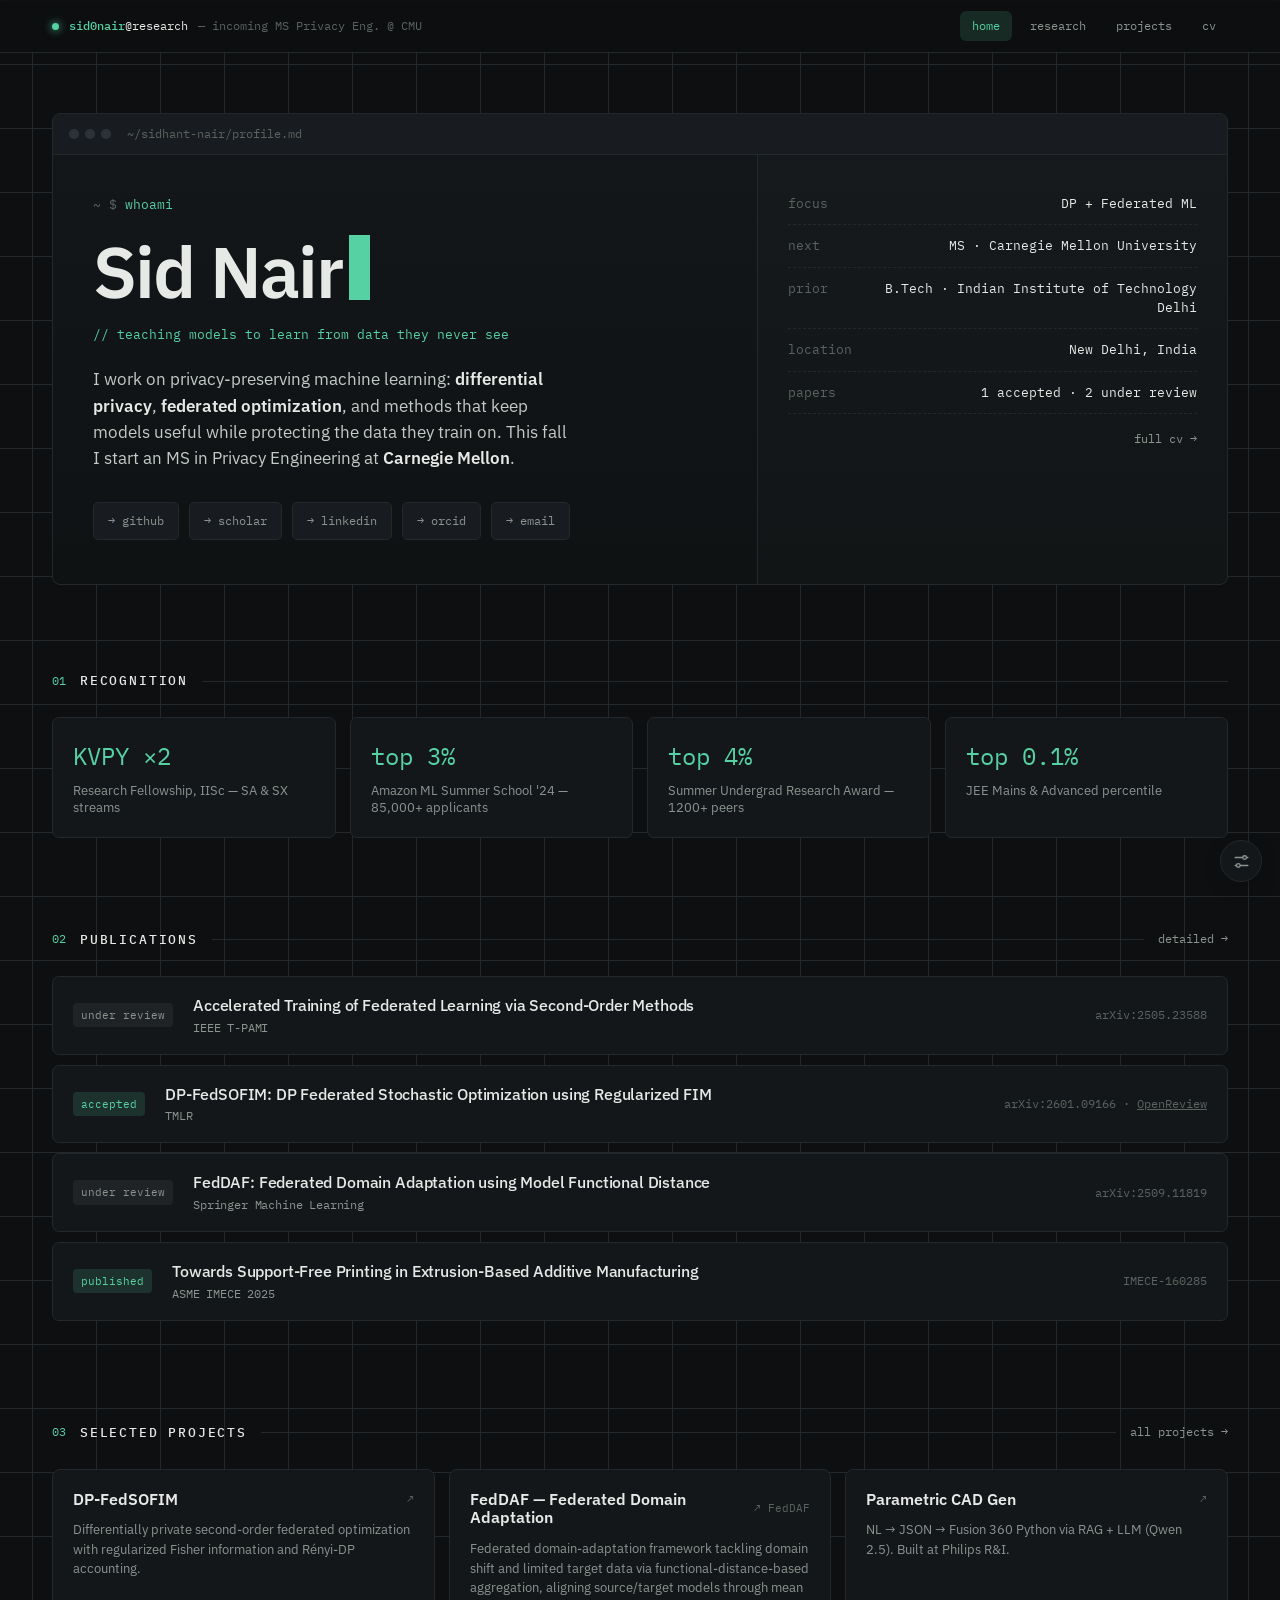
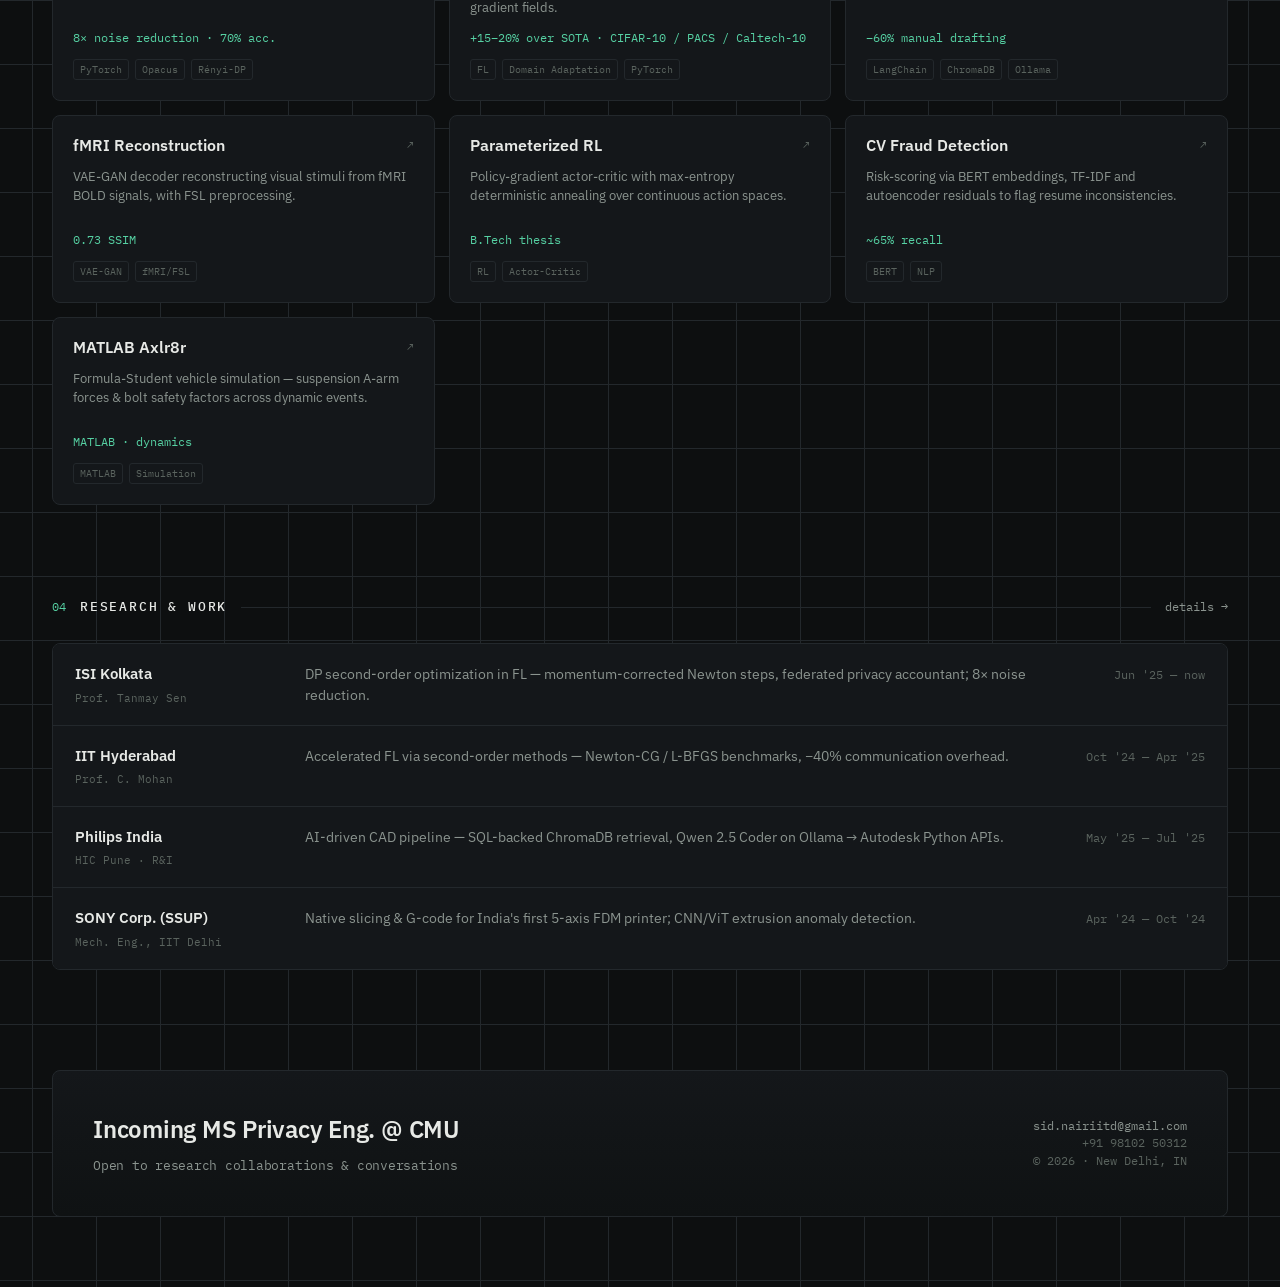
<file: index.html>
<!DOCTYPE html>
<html lang="en">
<head>
<meta charset="utf-8">
<meta name="viewport" content="width=device-width, initial-scale=1">
<title>Sidhant R. Nair — Privacy-preserving ML</title>
<link rel="preconnect" href="https://fonts.googleapis.com">
<link rel="preconnect" href="https://fonts.gstatic.com" crossorigin>
<link href="https://fonts.googleapis.com/css2?family=IBM+Plex+Mono:wght@400;500;600&family=IBM+Plex+Sans:wght@400;500;600;700&display=swap" rel="stylesheet">
<meta name="description" content="Sid Nair — privacy-preserving machine learning: differential privacy, federated optimization and secure AI. Incoming MS in Privacy Engineering at Carnegie Mellon.">
<meta name="author" content="Sidhant R. Nair">
<meta name="theme-color" content="#0d0f10">
<meta property="og:type" content="website">
<meta property="og:title" content="Sid Nair — Privacy-preserving ML">
<meta property="og:description" content="Differential privacy, federated optimization and secure AI. Incoming MS in Privacy Engineering at Carnegie Mellon.">
<meta property="og:image" content="assets/og-image.png">
<meta name="twitter:card" content="summary_large_image">
<meta name="twitter:title" content="Sid Nair — Privacy-preserving ML">
<meta name="twitter:description" content="Differential privacy, federated optimization and secure AI. Incoming MS in Privacy Engineering at Carnegie Mellon.">
<meta name="twitter:image" content="assets/og-image.png">
<link rel="stylesheet" href="assets/site.css">
<script src="assets/theme.js"></script>
<style>
  /* home-only hero console */
  header.hero{padding:60px 0 40px}
  .console{border:1px solid var(--line);background:linear-gradient(180deg,var(--panel),var(--panel-deep));border-radius:var(--rad);overflow:hidden}
  .console .chrome{display:flex;align-items:center;gap:8px;padding:11px 16px;border-bottom:1px solid var(--line);background:var(--panel2)}
  .console .chrome .lights{display:flex;gap:6px}
  .console .chrome .lights i{width:10px;height:10px;border-radius:50%;display:block;background:#2c3338}
  .console .chrome .path{font-family:"IBM Plex Mono",monospace;font-size:11.5px;color:var(--faint);margin-left:8px}
  .console .body{display:grid;grid-template-columns:1.5fr 1fr;gap:0}
  .console .main,.console .side{min-width:0}
  .console .main{padding:40px 40px 44px}
  .prompt{font-family:"IBM Plex Mono",monospace;font-size:13px;color:var(--accent);margin-bottom:20px}
  .prompt::before{content:"~ $ ";color:var(--faint)}
  h1{font-size:clamp(40px,6.4vw,72px);font-weight:600;letter-spacing:-.025em;line-height:1.0;margin-bottom:18px}
  h1 .cursor{display:inline-block;width:.5ch;height:.9em;background:var(--accent);margin-left:6px;vertical-align:-2px;animation:blink 1.1s steps(1) infinite}
  @keyframes blink{50%{opacity:0}}
  .tagline{font-family:"IBM Plex Mono",monospace;font-size:12.5px;color:var(--accent);margin-bottom:22px}
  .lede{font-size:17px;color:#c4cac6;max-width:48ch;margin-bottom:30px}
  .lede b{color:var(--ink);font-weight:600}
  .console .side{border-left:1px solid var(--line);background:var(--inset);padding:28px 30px;display:flex;flex-direction:column}
  .kv{display:flex;justify-content:space-between;gap:14px;padding:11px 0;border-bottom:1px dashed var(--line);font-family:"IBM Plex Mono",monospace;font-size:12.5px}
  .kv:last-child{border-bottom:0}
  .kv .k{color:var(--faint);white-space:nowrap}
  .kv .val{color:var(--ink);text-align:right;min-width:0;overflow-wrap:anywhere}
  .seemore{display:flex;justify-content:flex-end;margin-top:16px}
  .seemore a{font-family:"IBM Plex Mono",monospace;font-size:12px;color:var(--muted)}
  .seemore a:hover{color:var(--accent)}
  @media(max-width:880px){
    .console .body{grid-template-columns:1fr}
    .console .side{border-left:0;border-top:1px solid var(--line)}
  }
</style>
</head>
<body>

<div class="bar">
  <div class="wrap">
    <div class="left"><span class="dot"></span><span class="mono who"><b>sid0nair</b>@research</span><span class="mono status">— incoming MS Privacy Eng. @ CMU</span></div>
    <nav>
      <a href="index.html" class="active">home</a>
      <a href="research.html">research</a>
      <a href="projects.html">projects</a>
      <a href="cv.html">cv</a>
    </nav>
  </div>
</div>

<header class="hero">
  <div class="wrap">
    <div class="console">
      <div class="chrome">
        <div class="lights"><i></i><i></i><i></i></div>
        <span class="path">~/sidhant-nair/profile.md</span>
      </div>
      <div class="body">
        <div class="main">
          <div class="prompt" data-type="whoami">whoami</div>
          <h1>Sid Nair<span class="cursor"></span></h1>
          <div class="tagline">// teaching models to learn from data they never see</div>
          <p class="lede">I work on privacy-preserving machine learning: <b>differential privacy</b>, <b>federated optimization</b>, and methods that keep models useful while protecting the data they train on. This fall I start an MS in Privacy Engineering at <b>Carnegie Mellon</b>.</p>
          <div class="runlinks">
            <a href="https://github.com/sid0nair" target="_blank">→ github</a>
            <a href="https://scholar.google.com/citations?user=xs57uAkAAAAJ&hl=en" target="_blank">→ scholar</a>
            <a href="https://www.linkedin.com/in/sid0nair/" target="_blank">→ linkedin</a>
            <a href="https://orcid.org/0009-0009-7380-3553" target="_blank">→ orcid</a>
            <a href="mailto:sid.nairiitd@gmail.com">→ email</a>
          </div>
        </div>
        <div class="side">
          <div class="kv"><span class="k">focus</span><span class="val accent">DP + Federated ML</span></div>
          <div class="kv"><span class="k">next</span><span class="val">MS · Carnegie Mellon University</span></div>
          <div class="kv"><span class="k">prior</span><span class="val">B.Tech · Indian Institute of Technology Delhi</span></div>
          <div class="kv"><span class="k">location</span><span class="val">New Delhi, India</span></div>
          <div class="kv"><span class="k">papers</span><span class="val">1 accepted · 2 under review</span></div>
          <div class="seemore"><a href="cv.html">full cv →</a></div>
        </div>
      </div>
    </div>
  </div>
</header>

<section id="recognition">
  <div class="wrap">
    <div class="sh"><span class="idx">01</span><h2>Recognition</h2><span class="grow"></span></div>
    <div class="stats">
      <div class="stat"><div class="v">KVPY ×2</div><div class="l">Research Fellowship, IISc — SA &amp; SX streams</div></div>
      <div class="stat"><div class="v">top 3%</div><div class="l">Amazon ML Summer School '24 — 85,000+ applicants</div></div>
      <div class="stat"><div class="v">top 4%</div><div class="l">Summer Undergrad Research Award — 1200+ peers</div></div>
      <div class="stat"><div class="v">top 0.1%</div><div class="l">JEE Mains &amp; Advanced percentile</div></div>
    </div>
  </div>
</section>

<section id="research">
  <div class="wrap">
    <div class="sh"><span class="idx">02</span><h2>Publications</h2><span class="grow"></span><a class="count" href="research.html" style="color:var(--muted)">detailed →</a></div>
    <a class="pub" href="https://arxiv.org/abs/2505.23588" target="_blank">
      <span class="tag rev">under review</span>
      <h3>Accelerated Training of Federated Learning via Second-Order Methods<small>IEEE T-PAMI</small></h3>
      <span class="ax">arXiv:2505.23588</span>
    </a>
    <div class="pub">
      <span class="tag">accepted</span>
      <h3><a href="https://arxiv.org/abs/2601.09166" target="_blank">DP-FedSOFIM: DP Federated Stochastic Optimization using Regularized FIM</a><small>TMLR</small></h3>
      <span class="ax">arXiv:2601.09166 · <a href="https://openreview.net/forum?id=aDzj9DrwAR" target="_blank">OpenReview</a></span>
    </div>
    <a class="pub" href="https://arxiv.org/abs/2509.11819" target="_blank">
      <span class="tag rev">under review</span>
      <h3>FedDAF: Federated Domain Adaptation using Model Functional Distance<small>Springer Machine Learning</small></h3>
      <span class="ax">arXiv:2509.11819</span>
    </a>
    <a class="pub" href="https://doi.org/10.1115/IMECE-INDIA2025-160285" target="_blank">
      <span class="tag">published</span>
      <h3>Towards Support-Free Printing in Extrusion-Based Additive Manufacturing<small>ASME IMECE 2025</small></h3>
      <span class="ax">IMECE-160285</span>
    </a>
  </div>
</section>

<section id="projects">
  <div class="wrap">
    <div class="sh"><span class="idx">03</span><h2>Selected Projects</h2><span class="grow"></span><a class="count" href="projects.html" style="color:var(--muted)">all projects →</a></div>
    <div class="grid">
      <a class="card" href="https://github.com/sid0nair/DP-FedSOFIM_V2" target="_blank">
        <div class="ch"><h3>DP-FedSOFIM</h3><span class="gh">↗</span></div>
        <p>Differentially private second-order federated optimization with regularized Fisher information and Rényi-DP accounting.</p>
        <div class="metric">8× noise reduction · 70% acc.</div>
        <div class="tags"><span>PyTorch</span><span>Opacus</span><span>Rényi-DP</span></div>
      </a>
      <a class="card" href="https://github.com/sid0nair/FedDAF" target="_blank">
        <div class="ch"><h3>FedDAF — Federated Domain Adaptation</h3><span class="gh">↗ FedDAF</span></div>
        <p>Federated domain-adaptation framework tackling domain shift and limited target data via functional-distance-based aggregation, aligning source/target models through mean gradient fields.</p>
        <div class="metric">+15–20% over SOTA · CIFAR-10 / PACS / Caltech-10</div>
        <div class="tags"><span>FL</span><span>Domain Adaptation</span><span>PyTorch</span></div>
      </a>
      <a class="card" href="https://github.com/sid0nair/parametric-cad-generator" target="_blank">
        <div class="ch"><h3>Parametric CAD Gen</h3><span class="gh">↗</span></div>
        <p>NL → JSON → Fusion 360 Python via RAG + LLM (Qwen 2.5). Built at Philips R&amp;I.</p>
        <div class="metric">−60% manual drafting</div>
        <div class="tags"><span>LangChain</span><span>ChromaDB</span><span>Ollama</span></div>
      </a>
      <a class="card" href="https://github.com/sid0nair/fMRI-Image-Reconstruction" target="_blank">
        <div class="ch"><h3>fMRI Reconstruction</h3><span class="gh">↗</span></div>
        <p>VAE-GAN decoder reconstructing visual stimuli from fMRI BOLD signals, with FSL preprocessing.</p>
        <div class="metric">0.73 SSIM</div>
        <div class="tags"><span>VAE-GAN</span><span>fMRI/FSL</span></div>
      </a>
      <a class="card" href="https://github.com/sid0nair/Parameterized-MDPs" target="_blank">
        <div class="ch"><h3>Parameterized RL</h3><span class="gh">↗</span></div>
        <p>Policy-gradient actor-critic with max-entropy deterministic annealing over continuous action spaces.</p>
        <div class="metric">B.Tech thesis</div>
        <div class="tags"><span>RL</span><span>Actor-Critic</span></div>
      </a>
      <a class="card" href="https://github.com/sid0nair/WhiteRose_CV_FraudDetection" target="_blank">
        <div class="ch"><h3>CV Fraud Detection</h3><span class="gh">↗</span></div>
        <p>Risk-scoring via BERT embeddings, TF-IDF and autoencoder residuals to flag resume inconsistencies.</p>
        <div class="metric">~65% recall</div>
        <div class="tags"><span>BERT</span><span>NLP</span></div>
      </a>
      <a class="card" href="https://github.com/sid0nair/MATLAB_Axlr8r" target="_blank">
        <div class="ch"><h3>MATLAB Axlr8r</h3><span class="gh">↗</span></div>
        <p>Formula-Student vehicle simulation — suspension A-arm forces &amp; bolt safety factors across dynamic events.</p>
        <div class="metric">MATLAB · dynamics</div>
        <div class="tags"><span>MATLAB</span><span>Simulation</span></div>
      </a>
    </div>
  </div>
</section>

<section id="experience">
  <div class="wrap">
    <div class="sh"><span class="idx">04</span><h2>Research &amp; Work</h2><span class="grow"></span><a class="count" href="research.html" style="color:var(--muted)">details →</a></div>
    <div class="exp">
      <div class="erow">
        <div class="org">ISI Kolkata<small>Prof. Tanmay Sen</small></div>
        <div class="desc">DP second-order optimization in FL — momentum-corrected Newton steps, federated privacy accountant; 8× noise reduction.</div>
        <div class="when">Jun '25 — now</div>
      </div>
      <div class="erow">
        <div class="org">IIT Hyderabad<small>Prof. C. Mohan</small></div>
        <div class="desc">Accelerated FL via second-order methods — Newton-CG / L-BFGS benchmarks, −40% communication overhead.</div>
        <div class="when">Oct '24 — Apr '25</div>
      </div>
      <div class="erow">
        <div class="org">Philips India<small>HIC Pune · R&amp;I</small></div>
        <div class="desc">AI-driven CAD pipeline — SQL-backed ChromaDB retrieval, Qwen 2.5 Coder on Ollama → Autodesk Python APIs.</div>
        <div class="when">May '25 — Jul '25</div>
      </div>
      <div class="erow">
        <div class="org">SONY Corp. (SSUP)<small>Mech. Eng., IIT Delhi</small></div>
        <div class="desc">Native slicing &amp; G-code for India's first 5-axis FDM printer; CNN/ViT extrusion anomaly detection.</div>
        <div class="when">Apr '24 — Oct '24</div>
      </div>
    </div>
  </div>
</section>

<footer class="site" id="contact">
  <div class="wrap">
    <div class="fcon">
      <div class="big">Incoming MS Privacy Eng. @ CMU<span class="sub">Open to research collaborations & conversations</span></div>
      <div class="meta"><a href="mailto:sid.nairiitd@gmail.com">sid.nairiitd@gmail.com</a><br>+91 98102 50312<br>© 2026 · New Delhi, IN</div>
    </div>
  </div>
</footer>

</body>
</html>
</file>
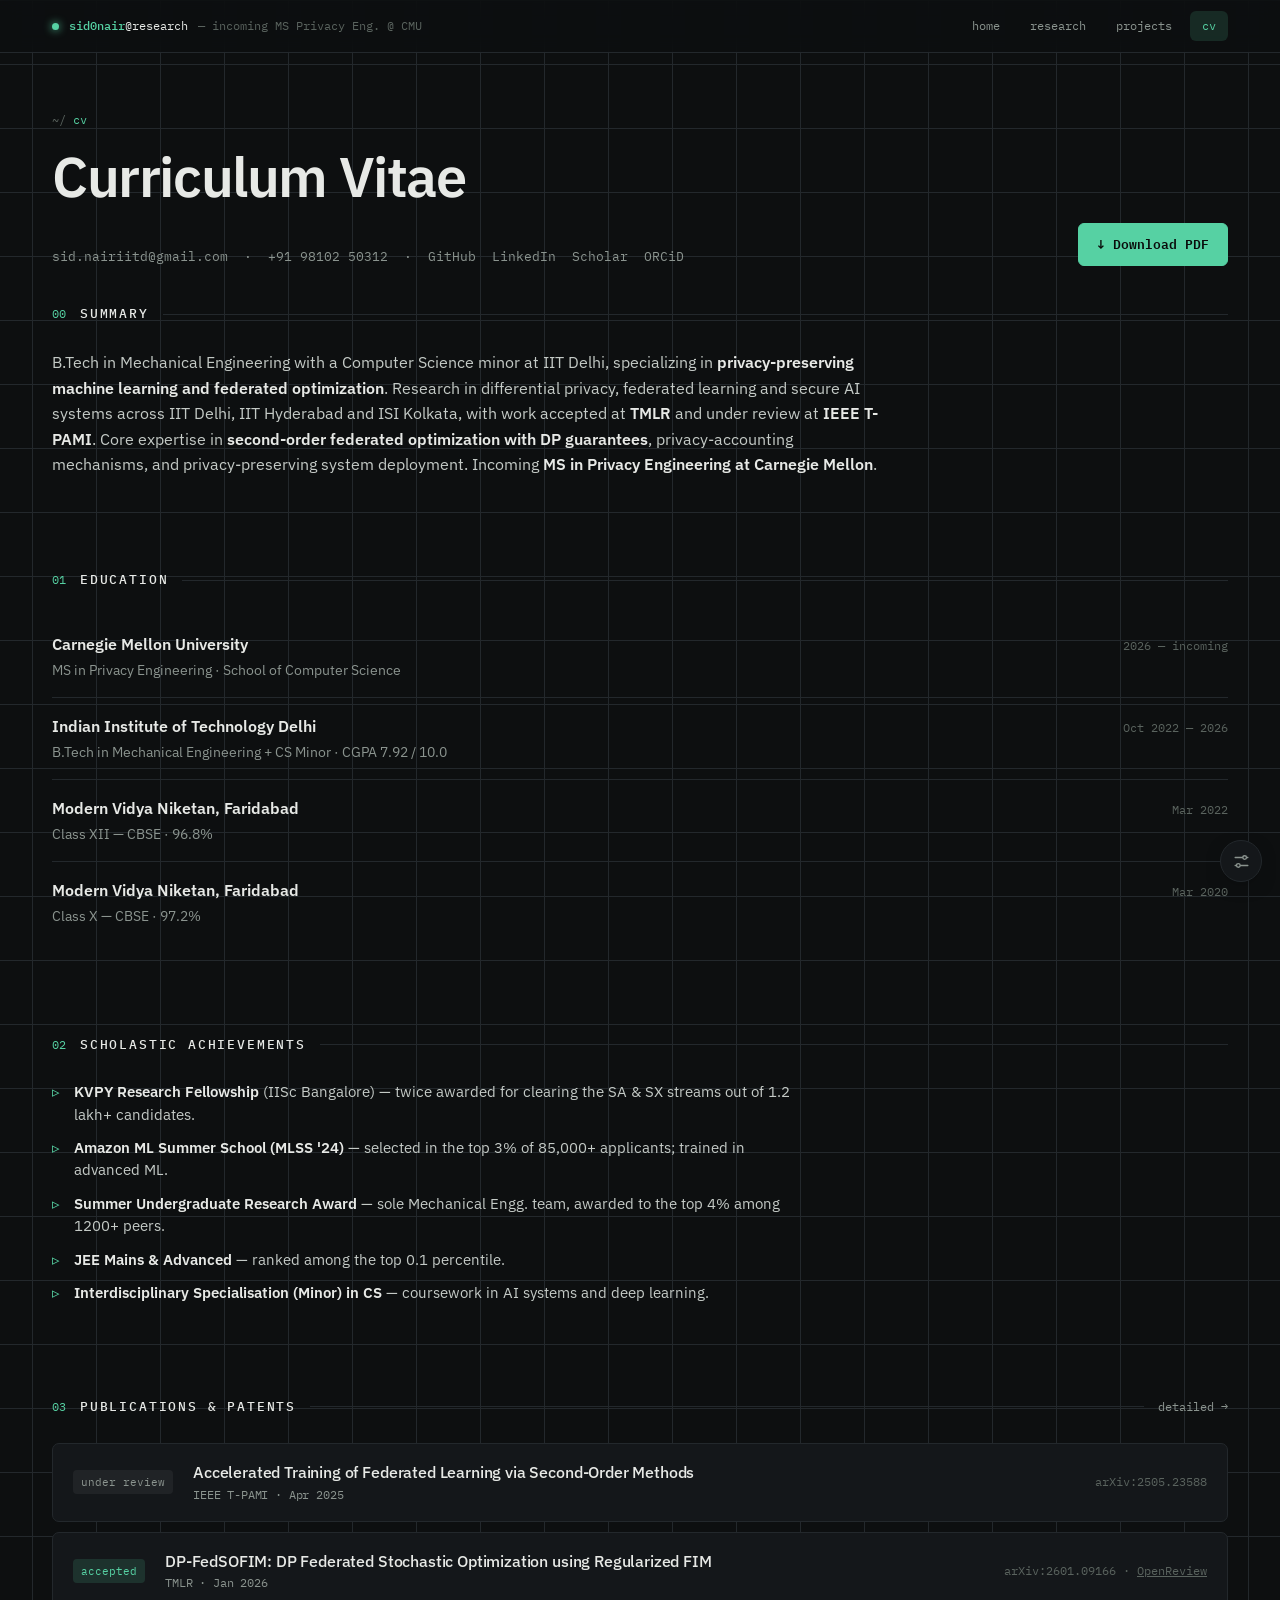
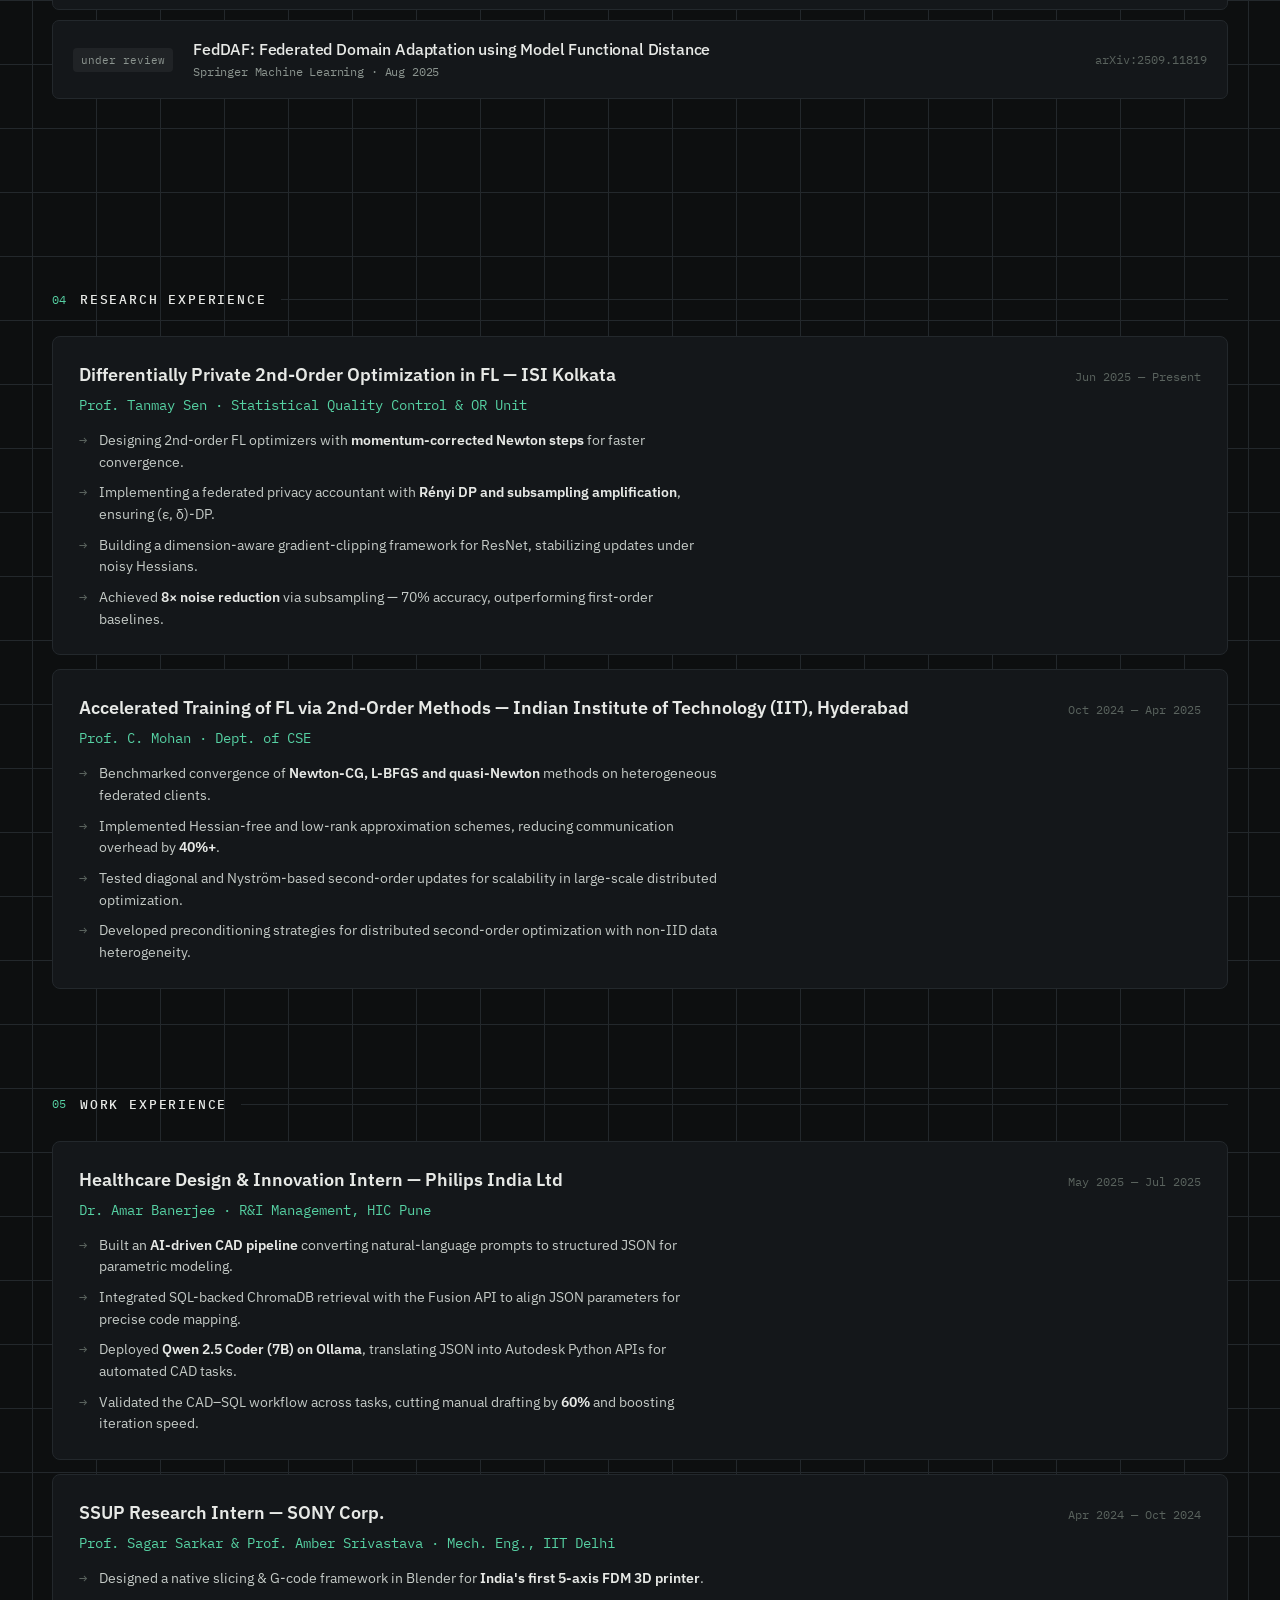
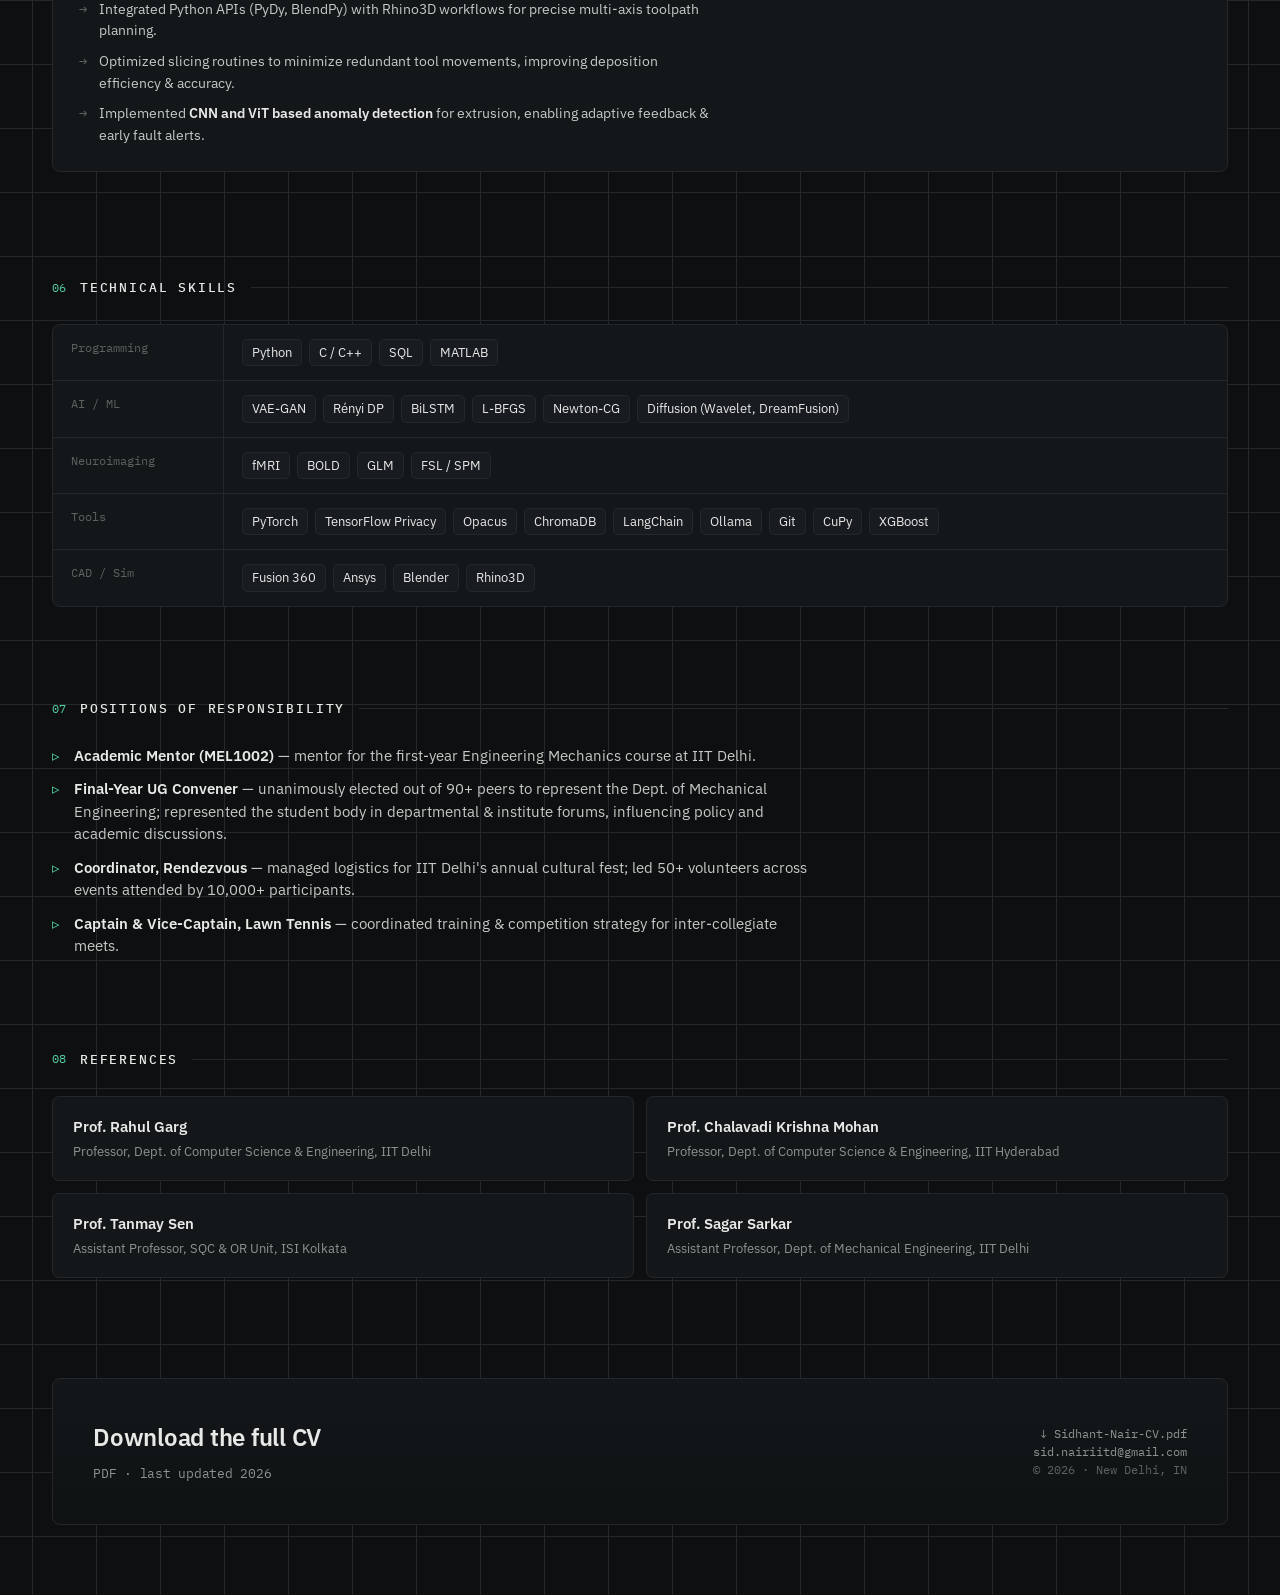
<file: cv.html>
<!DOCTYPE html>
<html lang="en">
<head>
<meta charset="utf-8">
<meta name="viewport" content="width=device-width, initial-scale=1">
<title>CV — Sidhant R. Nair</title>
<link rel="preconnect" href="https://fonts.googleapis.com">
<link rel="preconnect" href="https://fonts.gstatic.com" crossorigin>
<link href="https://fonts.googleapis.com/css2?family=IBM+Plex+Mono:wght@400;500;600&family=IBM+Plex+Sans:wght@400;500;600;700&display=swap" rel="stylesheet">
<meta name="description" content="Curriculum vitae of Sid Nair — privacy-preserving ML and federated optimization. IIT Delhi to Carnegie Mellon MS in Privacy Engineering.">
<meta name="author" content="Sidhant R. Nair">
<meta name="theme-color" content="#0d0f10">
<meta property="og:type" content="website">
<meta property="og:title" content="CV — Sid Nair">
<meta property="og:description" content="Privacy-preserving ML & federated optimization. IIT Delhi to Carnegie Mellon MS in Privacy Engineering.">
<meta property="og:image" content="assets/og-image.png">
<meta name="twitter:card" content="summary_large_image">
<meta name="twitter:title" content="CV — Sid Nair">
<meta name="twitter:description" content="Privacy-preserving ML & federated optimization. IIT Delhi to Carnegie Mellon MS in Privacy Engineering.">
<meta name="twitter:image" content="assets/og-image.png">
<link rel="stylesheet" href="assets/site.css">
<script src="assets/theme.js"></script>
<style>
  .cvtop{display:flex;justify-content:space-between;align-items:flex-end;flex-wrap:wrap;gap:20px;margin-top:18px}
  .cvtop .links{font-family:"IBM Plex Mono",monospace;font-size:12.5px;color:var(--muted);display:flex;flex-wrap:wrap;gap:6px 16px}
  .cvtop .links a:hover{color:var(--accent)}
  .cvactions{display:flex;gap:10px;flex-wrap:wrap}
  .summary{font-size:15.5px;color:#c4cac6;line-height:1.65;max-width:84ch;margin-top:8px}
  .summary b{color:var(--ink);font-weight:600}
</style>
</head>
<body>

<div class="bar">
  <div class="wrap">
    <div class="left"><span class="dot"></span><span class="mono who"><b>sid0nair</b>@research</span><span class="mono status">— incoming MS Privacy Eng. @ CMU</span></div>
    <nav>
      <a href="index.html">home</a>
      <a href="research.html">research</a>
      <a href="projects.html">projects</a>
      <a href="cv.html" class="active">cv</a>
    </nav>
  </div>
</div>

<div class="phead">
  <div class="wrap">
    <div class="crumb">~/ <b>cv</b></div>
    <h1>Curriculum Vitae</h1>
    <div class="cvtop">
      <div class="links">
        <a href="mailto:sid.nairiitd@gmail.com">sid.nairiitd@gmail.com</a>
        <span>·</span><span>+91 98102 50312</span>
        <span>·</span><a href="https://github.com/sid0nair" target="_blank">GitHub</a>
        <a href="https://www.linkedin.com/in/sid0nair/" target="_blank">LinkedIn</a>
        <a href="https://scholar.google.com/citations?user=xs57uAkAAAAJ&hl=en" target="_blank">Scholar</a>
        <a href="https://orcid.org/0009-0009-7380-3553" target="_blank">ORCiD</a>
      </div>
      <div class="cvactions"><a class="btn solid" href="assets/Sidhant-Nair-CV.pdf" download>↓ Download PDF</a></div>
    </div>
  </div>
</div>

<section id="summary" style="padding-top:24px">
  <div class="wrap">
    <div class="sh"><span class="idx">00</span><h2>Summary</h2><span class="grow"></span></div>
    <p class="summary">B.Tech in Mechanical Engineering with a Computer Science minor at IIT Delhi, specializing in <b>privacy-preserving machine learning and federated optimization</b>. Research in differential privacy, federated learning and secure AI systems across IIT Delhi, IIT Hyderabad and ISI Kolkata, with work accepted at <b>TMLR</b> and under review at <b>IEEE T-PAMI</b>. Core expertise in <b>second-order federated optimization with DP guarantees</b>, privacy-accounting mechanisms, and privacy-preserving system deployment. Incoming <b>MS in Privacy Engineering at Carnegie Mellon</b>.</p>
  </div>
</section>

<section id="education">
  <div class="wrap">
    <div class="sh"><span class="idx">01</span><h2>Education</h2><span class="grow"></span></div>
    <div class="cvrow"><div class="t">Carnegie Mellon University <small>MS in Privacy Engineering · School of Computer Science</small></div><div class="r">2026 — incoming</div></div>
    <div class="cvrow"><div class="t">Indian Institute of Technology Delhi <small>B.Tech in Mechanical Engineering + CS Minor · CGPA 7.92 / 10.0</small></div><div class="r">Oct 2022 — 2026</div></div>
    <div class="cvrow"><div class="t">Modern Vidya Niketan, Faridabad <small>Class XII — CBSE · 96.8%</small></div><div class="r">Mar 2022</div></div>
    <div class="cvrow"><div class="t">Modern Vidya Niketan, Faridabad <small>Class X — CBSE · 97.2%</small></div><div class="r">Mar 2020</div></div>
  </div>
</section>

<section id="achievements">
  <div class="wrap">
    <div class="sh"><span class="idx">02</span><h2>Scholastic Achievements</h2><span class="grow"></span></div>
    <ul class="cvlist">
      <li><b>KVPY Research Fellowship</b> (IISc Bangalore) — twice awarded for clearing the SA &amp; SX streams out of 1.2 lakh+ candidates.</li>
      <li><b>Amazon ML Summer School (MLSS '24)</b> — selected in the top 3% of 85,000+ applicants; trained in advanced ML.</li>
      <li><b>Summer Undergraduate Research Award</b> — sole Mechanical Engg. team, awarded to the top 4% among 1200+ peers.</li>
      <li><b>JEE Mains &amp; Advanced</b> — ranked among the top 0.1 percentile.</li>
      <li><b>Interdisciplinary Specialisation (Minor) in CS</b> — coursework in AI systems and deep learning.</li>
    </ul>
  </div>
</section>

<section id="publications">
  <div class="wrap">
    <div class="sh"><span class="idx">03</span><h2>Publications &amp; Patents</h2><span class="grow"></span><a class="count" href="research.html" style="color:var(--muted)">detailed →</a></div>
    <a class="pub" href="https://arxiv.org/abs/2505.23588" target="_blank">
      <span class="tag rev">under review</span>
      <h3>Accelerated Training of Federated Learning via Second-Order Methods<small>IEEE T-PAMI · Apr 2025</small></h3>
      <span class="ax">arXiv:2505.23588</span>
    </a>
    <div class="pub">
      <span class="tag">accepted</span>
      <h3><a href="https://arxiv.org/abs/2601.09166" target="_blank">DP-FedSOFIM: DP Federated Stochastic Optimization using Regularized FIM</a><small>TMLR · Jan 2026</small></h3>
      <span class="ax">arXiv:2601.09166 · <a href="https://openreview.net/forum?id=aDzj9DrwAR" target="_blank">OpenReview</a></span>
    </div>
    <a class="pub" href="https://arxiv.org/abs/2509.11819" target="_blank">
      <span class="tag rev">under review</span>
      <h3>FedDAF: Federated Domain Adaptation using Model Functional Distance<small>Springer Machine Learning · Aug 2025</small></h3>
      <span class="ax">arXiv:2509.11819</span>
    </a>
    <a class="pub" href="https://doi.org/10.1115/IMECE-INDIA2025-160285" target="_blank">
      <span class="tag">published</span>
      <h3>Towards Support-Free Printing in Extrusion-Based Additive Manufacturing<small>ASME IMECE 2025 · Mar 2025</small></h3>
      <span class="ax">IMECE-160285</span>
    </a>
  </div>
</section>

<section id="research-exp">
  <div class="wrap">
    <div class="sh"><span class="idx">04</span><h2>Research Experience</h2><span class="grow"></span></div>
    <div class="expd">
      <div class="top"><div class="org">Differentially Private 2nd-Order Optimization in FL — ISI Kolkata</div><div class="when">Jun 2025 — Present</div></div>
      <div class="sub">Prof. Tanmay Sen · Statistical Quality Control &amp; OR Unit</div>
      <ul>
        <li>Designing 2nd-order FL optimizers with <b>momentum-corrected Newton steps</b> for faster convergence.</li>
        <li>Implementing a federated privacy accountant with <b>Rényi DP and subsampling amplification</b>, ensuring (ε, δ)-DP.</li>
        <li>Building a dimension-aware gradient-clipping framework for ResNet, stabilizing updates under noisy Hessians.</li>
        <li>Achieved <b>8× noise reduction</b> via subsampling — 70% accuracy, outperforming first-order baselines.</li>
      </ul>
    </div>
    <div class="expd">
      <div class="top"><div class="org">Accelerated Training of FL via 2nd-Order Methods — Indian Institute of Technology (IIT), Hyderabad</div><div class="when">Oct 2024 — Apr 2025</div></div>
      <div class="sub">Prof. C. Mohan · Dept. of CSE</div>
      <ul>
        <li>Benchmarked convergence of <b>Newton-CG, L-BFGS and quasi-Newton</b> methods on heterogeneous federated clients.</li>
        <li>Implemented Hessian-free and low-rank approximation schemes, reducing communication overhead by <b>40%+</b>.</li>
        <li>Tested diagonal and Nyström-based second-order updates for scalability in large-scale distributed optimization.</li>
        <li>Developed preconditioning strategies for distributed second-order optimization with non-IID data heterogeneity.</li>
      </ul>
    </div>
  </div>
</section>

<section id="work-exp">
  <div class="wrap">
    <div class="sh"><span class="idx">05</span><h2>Work Experience</h2><span class="grow"></span></div>
    <div class="expd">
      <div class="top"><div class="org">Healthcare Design &amp; Innovation Intern — Philips India Ltd</div><div class="when">May 2025 — Jul 2025</div></div>
      <div class="sub">Dr. Amar Banerjee · R&amp;I Management, HIC Pune</div>
      <ul>
        <li>Built an <b>AI-driven CAD pipeline</b> converting natural-language prompts to structured JSON for parametric modeling.</li>
        <li>Integrated SQL-backed ChromaDB retrieval with the Fusion API to align JSON parameters for precise code mapping.</li>
        <li>Deployed <b>Qwen 2.5 Coder (7B) on Ollama</b>, translating JSON into Autodesk Python APIs for automated CAD tasks.</li>
        <li>Validated the CAD–SQL workflow across tasks, cutting manual drafting by <b>60%</b> and boosting iteration speed.</li>
      </ul>
    </div>
    <div class="expd">
      <div class="top"><div class="org">SSUP Research Intern — SONY Corp.</div><div class="when">Apr 2024 — Oct 2024</div></div>
      <div class="sub">Prof. Sagar Sarkar &amp; Prof. Amber Srivastava · Mech. Eng., IIT Delhi</div>
      <ul>
        <li>Designed a native slicing &amp; G-code framework in Blender for <b>India's first 5-axis FDM 3D printer</b>.</li>
        <li>Integrated Python APIs (PyDy, BlendPy) with Rhino3D workflows for precise multi-axis toolpath planning.</li>
        <li>Optimized slicing routines to minimize redundant tool movements, improving deposition efficiency &amp; accuracy.</li>
        <li>Implemented <b>CNN and ViT based anomaly detection</b> for extrusion, enabling adaptive feedback &amp; early fault alerts.</li>
      </ul>
    </div>
  </div>
</section>

<section id="skills">
  <div class="wrap">
    <div class="sh"><span class="idx">06</span><h2>Technical Skills</h2><span class="grow"></span></div>
    <div class="skills">
      <div class="k">Programming</div><div class="vv"><span>Python</span><span>C / C++</span><span>SQL</span><span>MATLAB</span></div>
      <div class="k">AI / ML</div><div class="vv"><span>VAE-GAN</span><span>Rényi DP</span><span>BiLSTM</span><span>L-BFGS</span><span>Newton-CG</span><span>Diffusion (Wavelet, DreamFusion)</span></div>
      <div class="k">Neuroimaging</div><div class="vv"><span>fMRI</span><span>BOLD</span><span>GLM</span><span>FSL / SPM</span></div>
      <div class="k">Tools</div><div class="vv"><span>PyTorch</span><span>TensorFlow Privacy</span><span>Opacus</span><span>ChromaDB</span><span>LangChain</span><span>Ollama</span><span>Git</span><span>CuPy</span><span>XGBoost</span></div>
      <div class="k">CAD / Sim</div><div class="vv"><span>Fusion 360</span><span>Ansys</span><span>Blender</span><span>Rhino3D</span></div>
    </div>
  </div>
</section>

<section id="positions">
  <div class="wrap">
    <div class="sh"><span class="idx">07</span><h2>Positions of Responsibility</h2><span class="grow"></span></div>
    <ul class="cvlist">
      <li><b>Academic Mentor (MEL1002)</b> — mentor for the first-year Engineering Mechanics course at IIT Delhi.</li>
      <li><b>Final-Year UG Convener</b> — unanimously elected out of 90+ peers to represent the Dept. of Mechanical Engineering; represented the student body in departmental &amp; institute forums, influencing policy and academic discussions.</li>
      <li><b>Coordinator, Rendezvous</b> — managed logistics for IIT Delhi's annual cultural fest; led 50+ volunteers across events attended by 10,000+ participants.</li>
      <li><b>Captain &amp; Vice-Captain, Lawn Tennis</b> — coordinated training &amp; competition strategy for inter-collegiate meets.</li>
    </ul>
  </div>
</section>

<section id="references">
  <div class="wrap">
    <div class="sh"><span class="idx">08</span><h2>References</h2><span class="grow"></span></div>
    <div class="refs">
      <div class="ref"><div class="n">Prof. Rahul Garg</div><div class="a">Professor, Dept. of Computer Science &amp; Engineering, IIT Delhi</div></div>
      <div class="ref"><div class="n">Prof. Chalavadi Krishna Mohan</div><div class="a">Professor, Dept. of Computer Science &amp; Engineering, IIT Hyderabad</div></div>
      <div class="ref"><div class="n">Prof. Tanmay Sen</div><div class="a">Assistant Professor, SQC &amp; OR Unit, ISI Kolkata</div></div>
      <div class="ref"><div class="n">Prof. Sagar Sarkar</div><div class="a">Assistant Professor, Dept. of Mechanical Engineering, IIT Delhi</div></div>
    </div>
  </div>
</section>

<footer class="site">
  <div class="wrap">
    <div class="fcon">
      <div class="big">Download the full CV<span class="sub">PDF · last updated 2026</span></div>
      <div class="meta"><a href="assets/Sidhant-Nair-CV.pdf" download>↓ Sidhant-Nair-CV.pdf</a><br><a href="mailto:sid.nairiitd@gmail.com">sid.nairiitd@gmail.com</a><br>© 2026 · New Delhi, IN</div>
    </div>
  </div>
</footer>

</body>
</html>
</file>
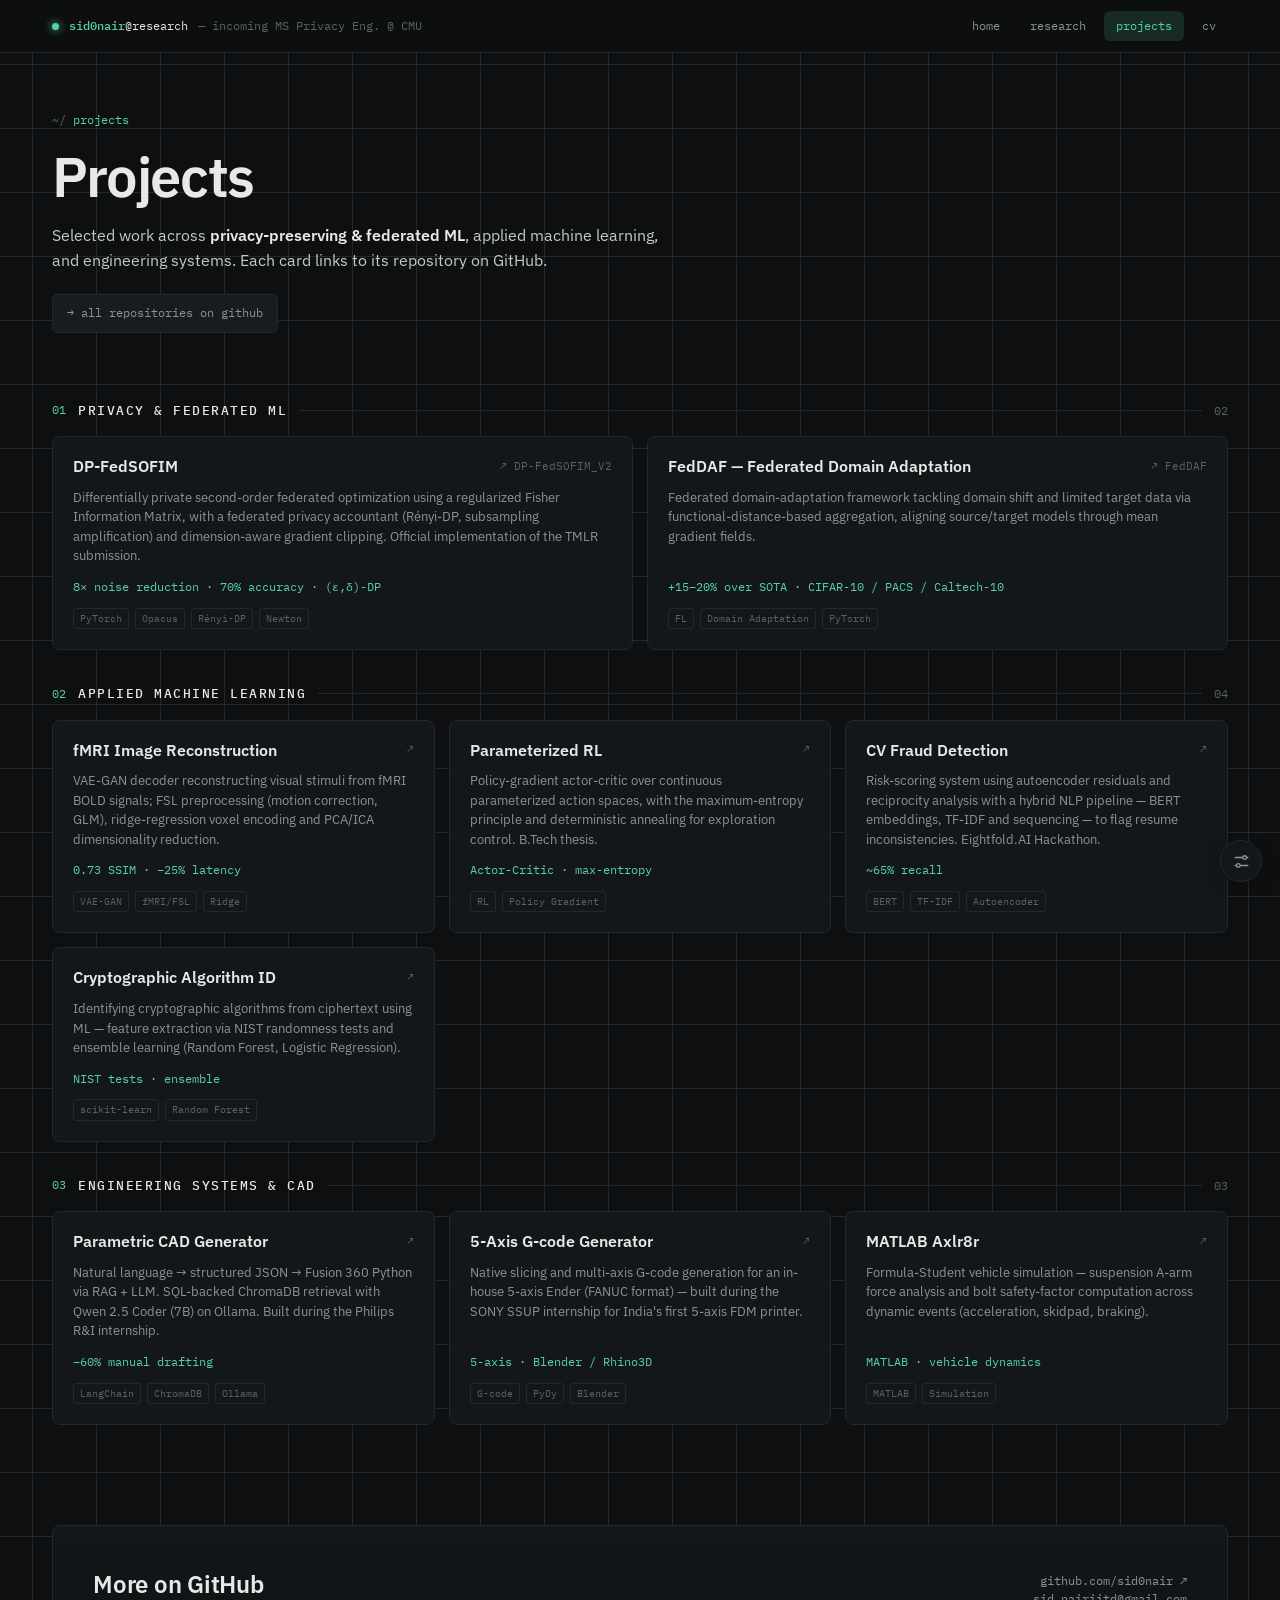
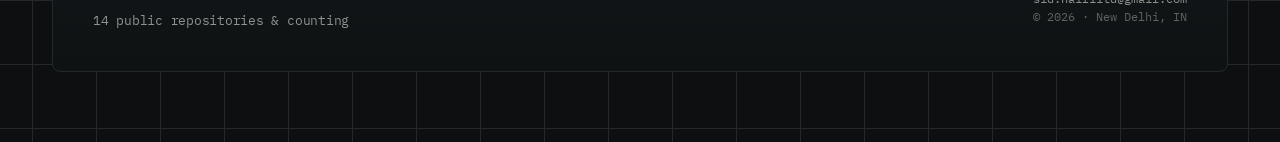
<file: projects.html>
<!DOCTYPE html>
<html lang="en">
<head>
<meta charset="utf-8">
<meta name="viewport" content="width=device-width, initial-scale=1">
<title>Projects — Sidhant R. Nair</title>
<link rel="preconnect" href="https://fonts.googleapis.com">
<link rel="preconnect" href="https://fonts.gstatic.com" crossorigin>
<link href="https://fonts.googleapis.com/css2?family=IBM+Plex+Mono:wght@400;500;600&family=IBM+Plex+Sans:wght@400;500;600;700&display=swap" rel="stylesheet">
<meta name="description" content="Projects by Sid Nair — privacy & federated ML, applied machine learning, and engineering systems. Code on GitHub.">
<meta name="author" content="Sidhant R. Nair">
<meta name="theme-color" content="#0d0f10">
<meta property="og:type" content="website">
<meta property="og:title" content="Projects — Sid Nair">
<meta property="og:description" content="Privacy & federated ML, applied machine learning, and engineering systems. Code on GitHub.">
<meta property="og:image" content="assets/og-image.png">
<meta name="twitter:card" content="summary_large_image">
<meta name="twitter:title" content="Projects — Sid Nair">
<meta name="twitter:description" content="Privacy & federated ML, applied machine learning, and engineering systems. Code on GitHub.">
<meta name="twitter:image" content="assets/og-image.png">
<link rel="stylesheet" href="assets/site.css">
<script src="assets/theme.js"></script>
</head>
<body>

<div class="bar">
  <div class="wrap">
    <div class="left"><span class="dot"></span><span class="mono who"><b>sid0nair</b>@research</span><span class="mono status">— incoming MS Privacy Eng. @ CMU</span></div>
    <nav>
      <a href="index.html">home</a>
      <a href="research.html">research</a>
      <a href="projects.html" class="active">projects</a>
      <a href="cv.html">cv</a>
    </nav>
  </div>
</div>

<div class="phead">
  <div class="wrap">
    <div class="crumb">~/ <b>projects</b></div>
    <h1>Projects</h1>
    <p>Selected work across <b>privacy-preserving &amp; federated ML</b>, applied machine learning, and engineering systems. Each card links to its repository on GitHub.</p>
    <div class="runlinks" style="margin-top:22px"><a href="https://github.com/sid0nair" target="_blank">→ all repositories on github</a></div>
  </div>
</div>

<section style="padding-top:20px">
  <div class="wrap">

    <div class="grouplabel"><span class="gi">01</span><h3>Privacy &amp; Federated ML</h3><span class="grow"></span><span class="gc">02</span></div>
    <div class="grid two">
      <a class="card" href="https://github.com/sid0nair/DP-FedSOFIM_V2" target="_blank">
        <div class="ch"><h3>DP-FedSOFIM</h3><span class="gh">↗ DP-FedSOFIM_V2</span></div>
        <p>Differentially private second-order federated optimization using a regularized Fisher Information Matrix, with a federated privacy accountant (Rényi-DP, subsampling amplification) and dimension-aware gradient clipping. Official implementation of the TMLR submission.</p>
        <div class="metric">8× noise reduction · 70% accuracy · (ε,δ)-DP</div>
        <div class="tags"><span>PyTorch</span><span>Opacus</span><span>Rényi-DP</span><span>Newton</span></div>
      </a>
      <a class="card" href="https://github.com/sid0nair/FedDAF" target="_blank">
        <div class="ch"><h3>FedDAF — Federated Domain Adaptation</h3><span class="gh">↗ FedDAF</span></div>
        <p>Federated domain-adaptation framework tackling domain shift and limited target data via functional-distance-based aggregation, aligning source/target models through mean gradient fields.</p>
        <div class="metric">+15–20% over SOTA · CIFAR-10 / PACS / Caltech-10</div>
        <div class="tags"><span>FL</span><span>Domain Adaptation</span><span>PyTorch</span></div>
      </a>
    </div>

    <div class="grouplabel"><span class="gi">02</span><h3>Applied Machine Learning</h3><span class="grow"></span><span class="gc">04</span></div>
    <div class="grid">
      <a class="card" href="https://github.com/sid0nair/fMRI-Image-Reconstruction" target="_blank">
        <div class="ch"><h3>fMRI Image Reconstruction</h3><span class="gh">↗</span></div>
        <p>VAE-GAN decoder reconstructing visual stimuli from fMRI BOLD signals; FSL preprocessing (motion correction, GLM), ridge-regression voxel encoding and PCA/ICA dimensionality reduction.</p>
        <div class="metric">0.73 SSIM · −25% latency</div>
        <div class="tags"><span>VAE-GAN</span><span>fMRI/FSL</span><span>Ridge</span></div>
      </a>
      <a class="card" href="https://github.com/sid0nair/Parameterized-MDPs" target="_blank">
        <div class="ch"><h3>Parameterized RL</h3><span class="gh">↗</span></div>
        <p>Policy-gradient actor-critic over continuous parameterized action spaces, with the maximum-entropy principle and deterministic annealing for exploration control. B.Tech thesis.</p>
        <div class="metric">Actor-Critic · max-entropy</div>
        <div class="tags"><span>RL</span><span>Policy Gradient</span></div>
      </a>
      <a class="card" href="https://github.com/sid0nair/WhiteRose_CV_FraudDetection" target="_blank">
        <div class="ch"><h3>CV Fraud Detection</h3><span class="gh">↗</span></div>
        <p>Risk-scoring system using autoencoder residuals and reciprocity analysis with a hybrid NLP pipeline — BERT embeddings, TF-IDF and sequencing — to flag resume inconsistencies. Eightfold.AI Hackathon.</p>
        <div class="metric">~65% recall</div>
        <div class="tags"><span>BERT</span><span>TF-IDF</span><span>Autoencoder</span></div>
      </a>
      <a class="card" href="https://github.com/sid0nair/Cryptographic-Algorithm-Identification" target="_blank">
        <div class="ch"><h3>Cryptographic Algorithm ID</h3><span class="gh">↗</span></div>
        <p>Identifying cryptographic algorithms from ciphertext using ML — feature extraction via NIST randomness tests and ensemble learning (Random Forest, Logistic Regression).</p>
        <div class="metric">NIST tests · ensemble</div>
        <div class="tags"><span>scikit-learn</span><span>Random Forest</span></div>
      </a>
    </div>

    <div class="grouplabel"><span class="gi">03</span><h3>Engineering Systems &amp; CAD</h3><span class="grow"></span><span class="gc">03</span></div>
    <div class="grid">
      <a class="card" href="https://github.com/sid0nair/parametric-cad-generator" target="_blank">
        <div class="ch"><h3>Parametric CAD Generator</h3><span class="gh">↗</span></div>
        <p>Natural language → structured JSON → Fusion 360 Python via RAG + LLM. SQL-backed ChromaDB retrieval with Qwen 2.5 Coder (7B) on Ollama. Built during the Philips R&amp;I internship.</p>
        <div class="metric">−60% manual drafting</div>
        <div class="tags"><span>LangChain</span><span>ChromaDB</span><span>Ollama</span></div>
      </a>
      <a class="card" href="https://github.com/sid0nair/5Axis-Gcode-Generator" target="_blank">
        <div class="ch"><h3>5-Axis G-code Generator</h3><span class="gh">↗</span></div>
        <p>Native slicing and multi-axis G-code generation for an in-house 5-axis Ender (FANUC format) — built during the SONY SSUP internship for India's first 5-axis FDM printer.</p>
        <div class="metric">5-axis · Blender / Rhino3D</div>
        <div class="tags"><span>G-code</span><span>PyDy</span><span>Blender</span></div>
      </a>
      <a class="card" href="https://github.com/sid0nair/MATLAB_Axlr8r" target="_blank">
        <div class="ch"><h3>MATLAB Axlr8r</h3><span class="gh">↗</span></div>
        <p>Formula-Student vehicle simulation — suspension A-arm force analysis and bolt safety-factor computation across dynamic events (acceleration, skidpad, braking).</p>
        <div class="metric">MATLAB · vehicle dynamics</div>
        <div class="tags"><span>MATLAB</span><span>Simulation</span></div>
      </a>
    </div>

  </div>
</section>

<footer class="site">
  <div class="wrap">
    <div class="fcon">
      <div class="big">More on GitHub<span class="sub">14 public repositories &amp; counting</span></div>
      <div class="meta"><a href="https://github.com/sid0nair" target="_blank">github.com/sid0nair ↗</a><br><a href="mailto:sid.nairiitd@gmail.com">sid.nairiitd@gmail.com</a><br>© 2026 · New Delhi, IN</div>
    </div>
  </div>
</footer>

</body>
</html>
</file>
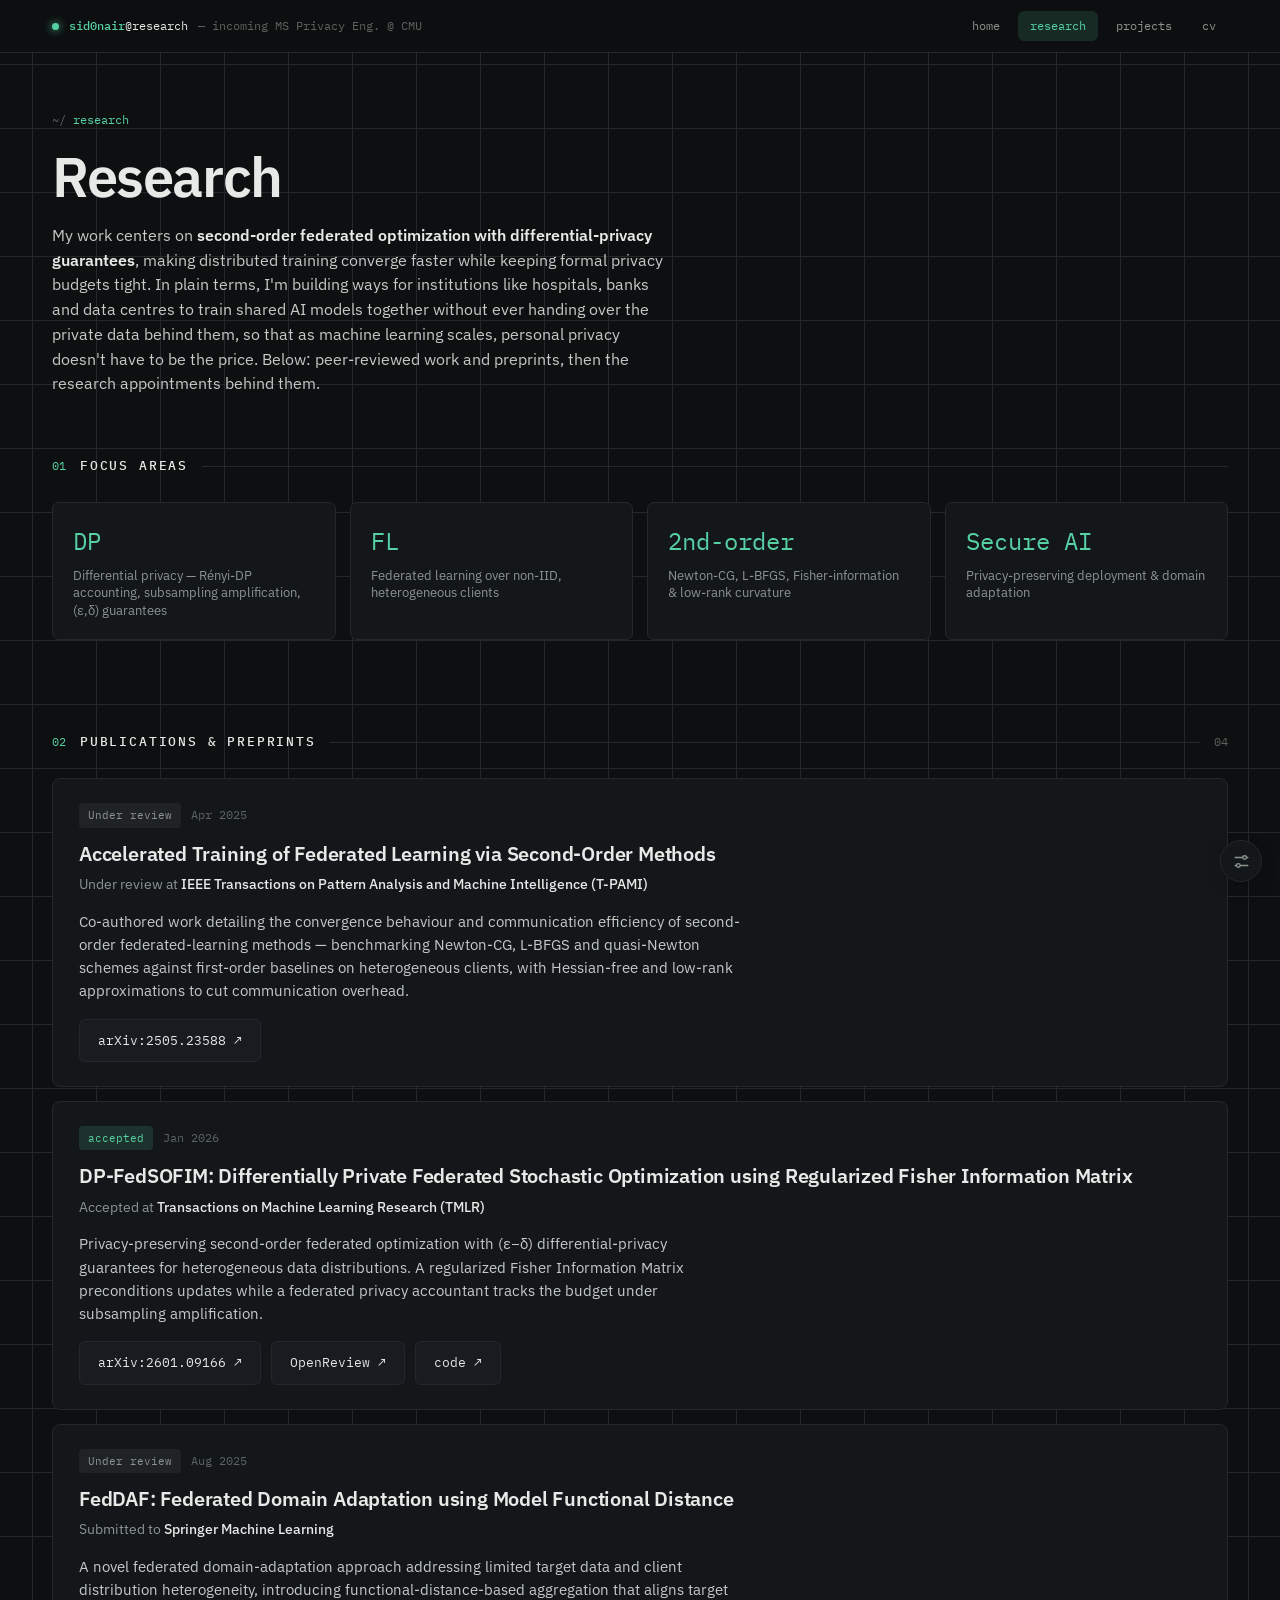
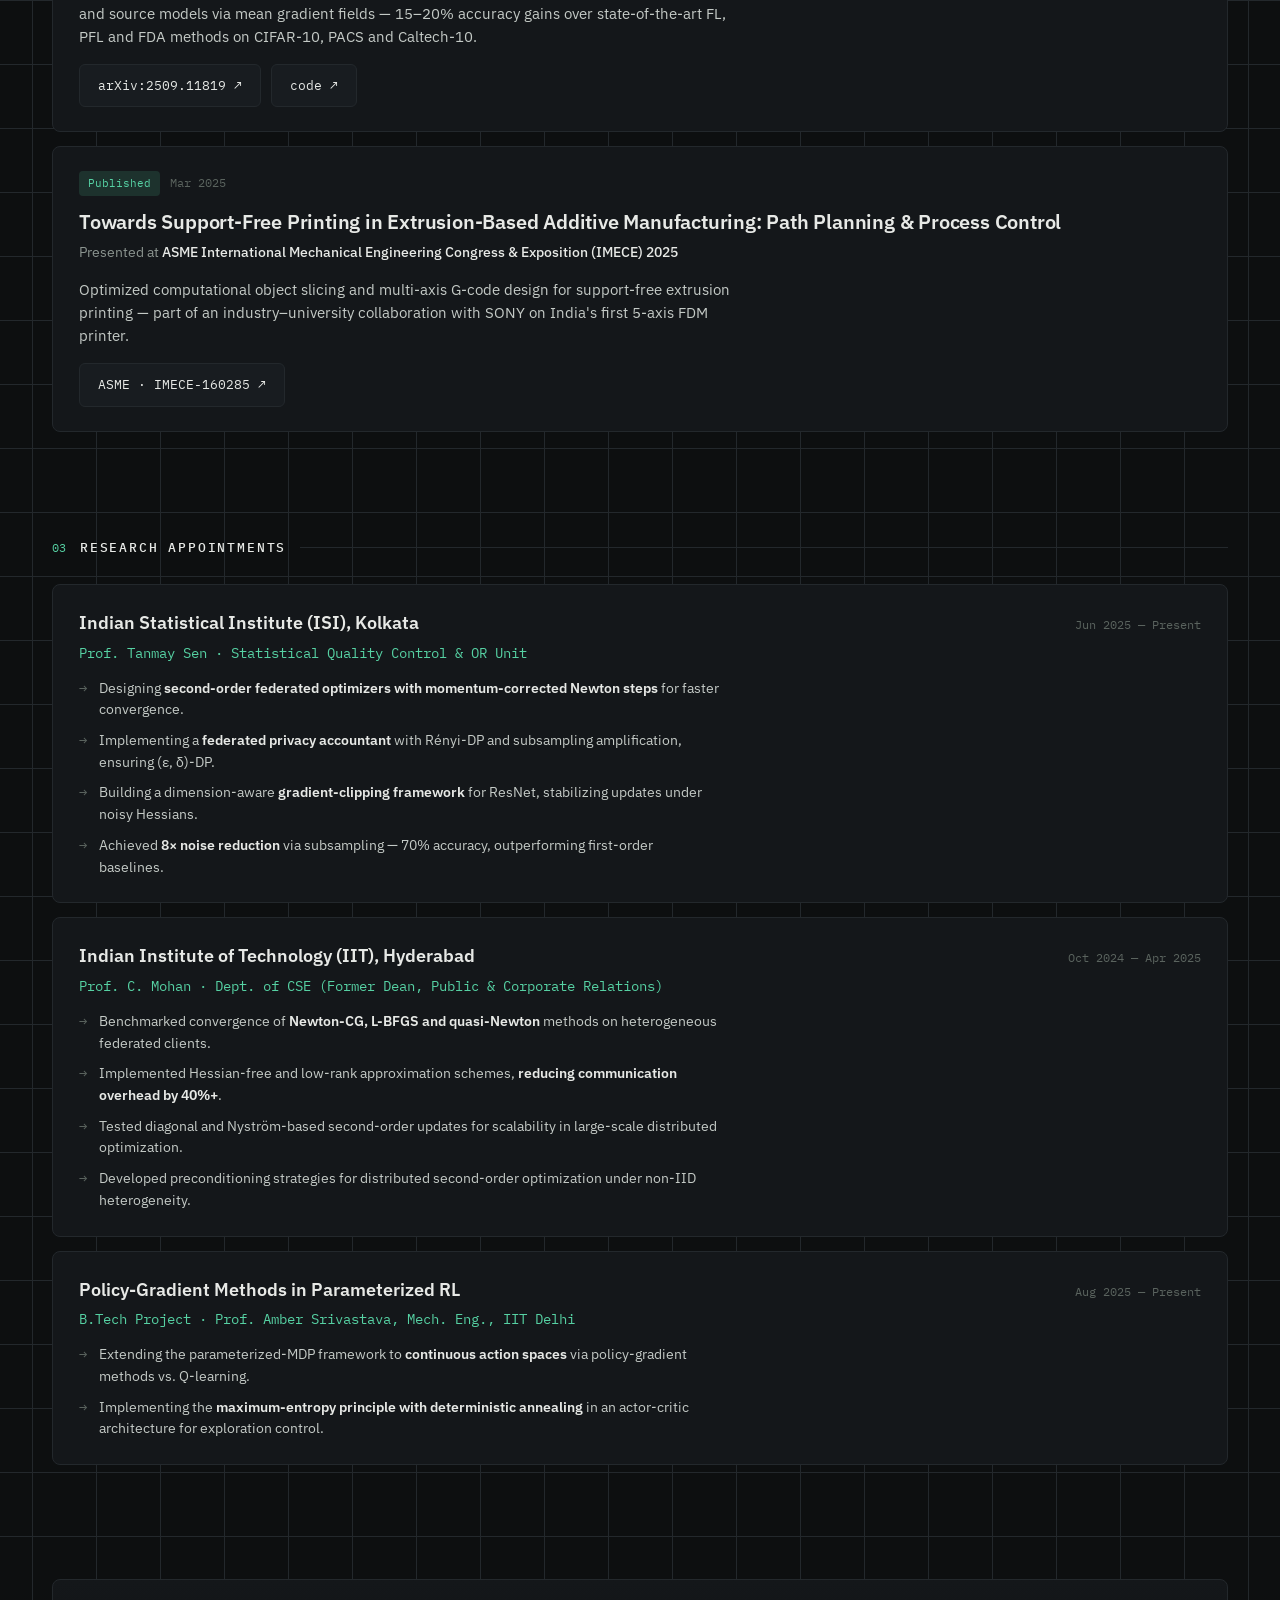
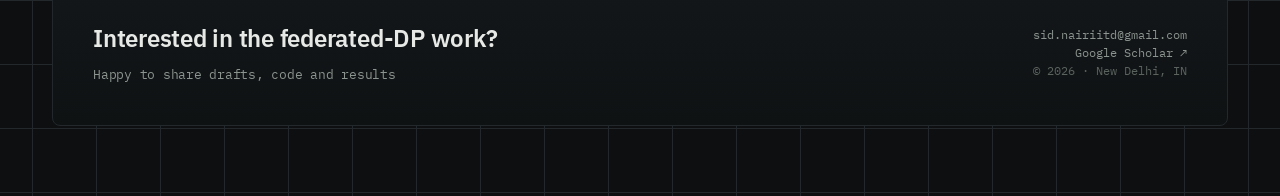
<file: research.html>
<!DOCTYPE html>
<html lang="en">
<head>
<meta charset="utf-8">
<meta name="viewport" content="width=device-width, initial-scale=1">
<title>Research — Sidhant R. Nair</title>
<link rel="preconnect" href="https://fonts.googleapis.com">
<link rel="preconnect" href="https://fonts.gstatic.com" crossorigin>
<link href="https://fonts.googleapis.com/css2?family=IBM+Plex+Mono:wght@400;500;600&family=IBM+Plex+Sans:wght@400;500;600;700&display=swap" rel="stylesheet">
<meta name="description" content="Research by Sid Nair — second-order federated optimization with differential-privacy guarantees. Publications under review at IEEE T-PAMI and TMLR.">
<meta name="author" content="Sidhant R. Nair">
<meta name="theme-color" content="#0d0f10">
<meta property="og:type" content="website">
<meta property="og:title" content="Research — Sid Nair">
<meta property="og:description" content="Second-order federated optimization with differential-privacy guarantees. Work under review at IEEE T-PAMI and TMLR.">
<meta property="og:image" content="assets/og-image.png">
<meta name="twitter:card" content="summary_large_image">
<meta name="twitter:title" content="Research — Sid Nair">
<meta name="twitter:description" content="Second-order federated optimization with differential-privacy guarantees. Work under review at IEEE T-PAMI and TMLR.">
<meta name="twitter:image" content="assets/og-image.png">
<link rel="stylesheet" href="assets/site.css">
<script src="assets/theme.js"></script>
</head>
<body>

<div class="bar">
  <div class="wrap">
    <div class="left"><span class="dot"></span><span class="mono who"><b>sid0nair</b>@research</span><span class="mono status">— incoming MS Privacy Eng. @ CMU</span></div>
    <nav>
      <a href="index.html">home</a>
      <a href="research.html" class="active">research</a>
      <a href="projects.html">projects</a>
      <a href="cv.html">cv</a>
    </nav>
  </div>
</div>

<div class="phead">
  <div class="wrap">
    <div class="crumb">~/ <b>research</b></div>
    <h1>Research</h1>
    <p>My work centers on <b>second-order federated optimization with differential-privacy guarantees</b>, making distributed training converge faster while keeping formal privacy budgets tight. In plain terms, I'm building ways for institutions like hospitals, banks and data centres to train shared AI models together without ever handing over the private data behind them, so that as machine learning scales, personal privacy doesn't have to be the price. Below: peer-reviewed work and preprints, then the research appointments behind them.</p>
  </div>
</div>

<section id="focus">
  <div class="wrap">
    <div class="sh"><span class="idx">01</span><h2>Focus Areas</h2><span class="grow"></span></div>
    <div class="stats">
      <div class="stat"><div class="v">DP</div><div class="l">Differential privacy — Rényi-DP accounting, subsampling amplification, (ε,δ) guarantees</div></div>
      <div class="stat"><div class="v">FL</div><div class="l">Federated learning over non-IID, heterogeneous clients</div></div>
      <div class="stat"><div class="v">2nd-order</div><div class="l">Newton-CG, L-BFGS, Fisher-information &amp; low-rank curvature</div></div>
      <div class="stat"><div class="v">Secure AI</div><div class="l">Privacy-preserving deployment &amp; domain adaptation</div></div>
    </div>
  </div>
</section>

<section id="publications">
  <div class="wrap">
    <div class="sh"><span class="idx">02</span><h2>Publications &amp; Preprints</h2><span class="grow"></span><span class="count">04</span></div>

    <div class="pubd">
      <div class="meta"><span class="tag rev">Under review</span><span class="date">Apr 2025</span></div>
      <h3>Accelerated Training of Federated Learning via Second-Order Methods</h3>
      <div class="venue">Under review at <b>IEEE Transactions on Pattern Analysis and Machine Intelligence (T-PAMI)</b></div>
      <p>Co-authored work detailing the convergence behaviour and communication efficiency of second-order federated-learning methods — benchmarking Newton-CG, L-BFGS and quasi-Newton schemes against first-order baselines on heterogeneous clients, with Hessian-free and low-rank approximations to cut communication overhead.</p>
      <div class="foot"><a class="btn" href="https://arxiv.org/abs/2505.23588" target="_blank">arXiv:2505.23588 ↗</a></div>
    </div>

    <div class="pubd">
      <div class="meta"><span class="tag">accepted</span><span class="date">Jan 2026</span></div>
      <h3>DP-FedSOFIM: Differentially Private Federated Stochastic Optimization using Regularized Fisher Information Matrix</h3>
      <div class="venue">Accepted at <b>Transactions on Machine Learning Research (TMLR)</b></div>
      <p>Privacy-preserving second-order federated optimization with (ε−δ) differential-privacy guarantees for heterogeneous data distributions. A regularized Fisher Information Matrix preconditions updates while a federated privacy accountant tracks the budget under subsampling amplification.</p>
      <div class="foot"><a class="btn" href="https://arxiv.org/abs/2601.09166" target="_blank">arXiv:2601.09166 ↗</a><a class="btn" href="https://openreview.net/forum?id=aDzj9DrwAR" target="_blank">OpenReview ↗</a><a class="btn" href="https://github.com/sid0nair/DP-FedSOFIM_V2" target="_blank">code ↗</a></div>
    </div>

    <div class="pubd">
      <div class="meta"><span class="tag rev">Under review</span><span class="date">Aug 2025</span></div>
      <h3>FedDAF: Federated Domain Adaptation using Model Functional Distance</h3>
      <div class="venue">Submitted to <b>Springer Machine Learning</b></div>
      <p>A novel federated domain-adaptation approach addressing limited target data and client distribution heterogeneity, introducing functional-distance-based aggregation that aligns target and source models via mean gradient fields — 15–20% accuracy gains over state-of-the-art FL, PFL and FDA methods on CIFAR-10, PACS and Caltech-10.</p>
      <div class="foot"><a class="btn" href="https://arxiv.org/abs/2509.11819" target="_blank">arXiv:2509.11819 ↗</a><a class="btn" href="https://github.com/sid0nair/FedDAF" target="_blank">code ↗</a></div>
    </div>

    <div class="pubd">
      <div class="meta"><span class="tag">Published</span><span class="date">Mar 2025</span></div>
      <h3>Towards Support-Free Printing in Extrusion-Based Additive Manufacturing: Path Planning &amp; Process Control</h3>
      <div class="venue">Presented at <b>ASME International Mechanical Engineering Congress &amp; Exposition (IMECE) 2025</b></div>
      <p>Optimized computational object slicing and multi-axis G-code design for support-free extrusion printing — part of an industry–university collaboration with SONY on India's first 5-axis FDM printer.</p>
      <div class="foot"><a class="btn" href="https://doi.org/10.1115/IMECE-INDIA2025-160285" target="_blank">ASME · IMECE-160285 ↗</a></div>
    </div>
  </div>
</section>

<section id="appointments">
  <div class="wrap">
    <div class="sh"><span class="idx">03</span><h2>Research Appointments</h2><span class="grow"></span></div>

    <div class="expd">
      <div class="top"><div class="org">Indian Statistical Institute (ISI), Kolkata</div><div class="when">Jun 2025 — Present</div></div>
      <div class="sub">Prof. Tanmay Sen · Statistical Quality Control &amp; OR Unit</div>
      <ul>
        <li>Designing <b>second-order federated optimizers with momentum-corrected Newton steps</b> for faster convergence.</li>
        <li>Implementing a <b>federated privacy accountant</b> with Rényi-DP and subsampling amplification, ensuring (ε, δ)-DP.</li>
        <li>Building a dimension-aware <b>gradient-clipping framework</b> for ResNet, stabilizing updates under noisy Hessians.</li>
        <li>Achieved <b>8× noise reduction</b> via subsampling — 70% accuracy, outperforming first-order baselines.</li>
      </ul>
    </div>

    <div class="expd">
      <div class="top"><div class="org">Indian Institute of Technology (IIT), Hyderabad</div><div class="when">Oct 2024 — Apr 2025</div></div>
      <div class="sub">Prof. C. Mohan · Dept. of CSE (Former Dean, Public &amp; Corporate Relations)</div>
      <ul>
        <li>Benchmarked convergence of <b>Newton-CG, L-BFGS and quasi-Newton</b> methods on heterogeneous federated clients.</li>
        <li>Implemented Hessian-free and low-rank approximation schemes, <b>reducing communication overhead by 40%+</b>.</li>
        <li>Tested diagonal and Nyström-based second-order updates for scalability in large-scale distributed optimization.</li>
        <li>Developed preconditioning strategies for distributed second-order optimization under non-IID heterogeneity.</li>
      </ul>
    </div>

    <div class="expd">
      <div class="top"><div class="org">Policy-Gradient Methods in Parameterized RL</div><div class="when">Aug 2025 — Present</div></div>
      <div class="sub">B.Tech Project · Prof. Amber Srivastava, Mech. Eng., IIT Delhi</div>
      <ul>
        <li>Extending the parameterized-MDP framework to <b>continuous action spaces</b> via policy-gradient methods vs. Q-learning.</li>
        <li>Implementing the <b>maximum-entropy principle with deterministic annealing</b> in an actor-critic architecture for exploration control.</li>
      </ul>
    </div>
  </div>
</section>

<footer class="site">
  <div class="wrap">
    <div class="fcon">
      <div class="big">Interested in the federated-DP work?<span class="sub">Happy to share drafts, code and results</span></div>
      <div class="meta"><a href="mailto:sid.nairiitd@gmail.com">sid.nairiitd@gmail.com</a><br><a href="https://scholar.google.com/citations?user=xs57uAkAAAAJ&hl=en" target="_blank">Google Scholar ↗</a><br>© 2026 · New Delhi, IN</div>
    </div>
  </div>
</footer>

</body>
</html>
</file>
<file: assets/site.css>
/* ============================================================
   Sidhant R. Nair — Portfolio  ·  Dark Workstation system
   Shared stylesheet for index / research / projects / cv
   ============================================================ */

:root{
  --bg:#0d0f10;
  --panel:#14171a;
  --panel2:#181c20;
  --ink:#e7e9e6;
  --muted:#8b948f;
  --faint:#5a635e;
  --line:#23282c;
  --accent:oklch(0.78 0.13 165);   /* muted signal green */
  --accent-dim:color-mix(in oklab, var(--accent) 14%, transparent);
  --bar-bg:rgba(13,15,16,.82);
  --panel-deep:#0f1213;
  --inset:rgba(255,255,255,.012);
  --maxw:1240px;
  --rad:8px;
}
*{box-sizing:border-box;margin:0;padding:0}
html{scroll-behavior:smooth}
body{
  background:var(--bg);color:var(--ink);
  font-family:"IBM Plex Sans",sans-serif;
  -webkit-font-smoothing:antialiased;line-height:1.55;
  background-image:linear-gradient(var(--line) 1px,transparent 1px),linear-gradient(90deg,var(--line) 1px,transparent 1px);
  background-size:64px 64px;background-position:center top;
  min-height:100vh;
}
a{color:inherit;text-decoration:none}
.mono{font-family:"IBM Plex Mono",monospace}
.wrap{max-width:var(--maxw);margin:0 auto;padding:0 32px}
.accent{color:var(--accent)}

/* ---- top nav bar (shared) ---- */
.bar{position:sticky;top:0;z-index:30;background:var(--bar-bg);backdrop-filter:blur(10px);border-bottom:1px solid var(--line)}
.bar .wrap{display:flex;align-items:center;justify-content:space-between;height:52px;font-family:"IBM Plex Mono",monospace;font-size:12px}
.bar .left{display:flex;align-items:center;gap:10px;min-width:0}
.bar .left .who{color:var(--ink)}
.bar .left .who b{color:var(--accent);font-weight:500}
.bar .left .status{color:var(--faint)}
.dot{width:7px;height:7px;border-radius:50%;background:var(--accent);box-shadow:0 0 8px var(--accent);flex:none}
.bar nav{display:flex;gap:6px;align-items:center}
.bar nav a{color:var(--muted);padding:6px 12px;border-radius:6px;transition:.15s}
.bar nav a:hover{color:var(--accent)}
.bar nav a.active{color:var(--accent);background:var(--accent-dim)}

@media(max-width:720px){
  .bar .left .status{display:none}
  .bar nav a{padding:6px 9px}
}

/* ---- section heading (shared) ---- */
section{padding:46px 0}
.sh{display:flex;align-items:center;gap:14px;margin-bottom:26px;font-family:"IBM Plex Mono",monospace}
.sh .idx{color:var(--accent);font-size:12px}
.sh h2{font-size:13px;font-weight:500;letter-spacing:.14em;text-transform:uppercase;color:var(--ink)}
.sh .grow{flex:1;height:1px;background:var(--line)}
.sh .count{color:var(--faint);font-size:12px}

/* ---- page header (interior pages) ---- */
.phead{padding:58px 0 14px}
.phead .crumb{font-family:"IBM Plex Mono",monospace;font-size:12px;color:var(--faint);margin-bottom:18px}
.phead .crumb b{color:var(--accent);font-weight:400}
.phead h1{font-size:clamp(34px,5vw,56px);font-weight:600;letter-spacing:-.025em;line-height:1.02}
.phead p{font-size:16px;color:#c4cac6;max-width:62ch;margin-top:18px}
.phead p b{color:var(--ink);font-weight:600}

/* ---- buttons / links ---- */
.runlinks{display:flex;gap:10px;flex-wrap:wrap}
.runlinks a{font-family:"IBM Plex Mono",monospace;font-size:12px;border:1px solid var(--line);background:var(--panel2);padding:9px 14px;border-radius:5px;color:var(--muted);transition:all .16s}
.runlinks a:hover{border-color:var(--accent);color:var(--accent)}
.btn{display:inline-flex;align-items:center;gap:8px;font-family:"IBM Plex Mono",monospace;font-size:12.5px;border:1px solid var(--line);background:var(--panel2);padding:11px 18px;border-radius:6px;color:var(--ink);transition:.16s}
.btn:hover{border-color:var(--accent);color:var(--accent)}
.btn.solid{background:var(--accent);color:#0a0c0b;border-color:var(--accent);font-weight:600}
.btn.solid:hover{filter:brightness(1.08);color:#0a0c0b}

/* ---- stat strip ---- */
.stats{display:grid;grid-template-columns:repeat(4,1fr);gap:14px}
.stat{border:1px solid var(--line);background:var(--panel);border-radius:7px;padding:20px}
.stat .v{font-family:"IBM Plex Mono",monospace;font-size:24px;color:var(--accent);margin-bottom:6px}
.stat .l{font-size:12.5px;color:var(--muted);line-height:1.4}

/* ---- publications ---- */
.pub{display:grid;grid-template-columns:auto 1fr auto;gap:20px;align-items:center;border:1px solid var(--line);background:var(--panel);border-radius:7px;padding:18px 20px;margin-bottom:10px;transition:border-color .16s}
.pub:hover{border-color:#2f3b38}
.pub .tag{font-family:"IBM Plex Mono",monospace;font-size:10.5px;padding:4px 8px;border-radius:4px;background:var(--accent-dim);color:var(--accent);white-space:nowrap}
.pub .tag.rev{background:rgba(255,255,255,.05);color:var(--muted)}
.pub h3{font-size:16px;font-weight:500;letter-spacing:-.01em;line-height:1.3}
.pub h3 small{display:block;color:var(--muted);font-family:"IBM Plex Mono",monospace;font-size:11.5px;font-weight:400;margin-top:5px}
.pub h3 a{color:inherit;text-decoration:none}
.pub h3 a:hover{color:var(--accent)}
.pub .ax{font-family:"IBM Plex Mono",monospace;font-size:11.5px;color:var(--faint);white-space:nowrap}
.pub .ax a{color:inherit;text-decoration:underline}
.pub .ax a:hover{color:var(--accent)}
div.pub{cursor:default}
.pub:hover .ax{color:var(--accent)}

/* detailed publication (research page) */
.pubd{border:1px solid var(--line);background:var(--panel);border-radius:var(--rad);padding:24px 26px;margin-bottom:14px;transition:border-color .16s}
.pubd:hover{border-color:#2f3b38}
.pubd .meta{display:flex;align-items:center;gap:10px;margin-bottom:13px;flex-wrap:wrap}
.pubd .tag{font-family:"IBM Plex Mono",monospace;font-size:10.5px;padding:4px 9px;border-radius:4px;background:var(--accent-dim);color:var(--accent)}
.pubd .tag.rev{background:rgba(255,255,255,.05);color:var(--muted)}
.pubd .date{font-family:"IBM Plex Mono",monospace;font-size:11.5px;color:var(--faint)}
.pubd h3{font-size:20px;font-weight:600;letter-spacing:-.01em;line-height:1.28;margin-bottom:8px}
.pubd .venue{font-size:14px;color:var(--muted);margin-bottom:14px}
.pubd .venue b{color:var(--ink);font-weight:500}
.pubd p{font-size:14.5px;color:#c4cac6;line-height:1.6;max-width:74ch}
.pubd .foot{display:flex;gap:10px;margin-top:16px;flex-wrap:wrap}

/* ---- project cards ---- */
.grid{display:grid;grid-template-columns:repeat(3,1fr);gap:14px}
.grid.two{grid-template-columns:repeat(2,1fr)}
.card{border:1px solid var(--line);background:var(--panel);border-radius:var(--rad);padding:20px;display:flex;flex-direction:column;gap:12px;min-height:188px;transition:transform .16s,border-color .16s}
.card:hover{transform:translateY(-3px);border-color:#2f3b38}
.card .ch{display:flex;justify-content:space-between;align-items:center;gap:10px}
.card h3{font-size:15.5px;font-weight:600;line-height:1.2}
.card .gh{font-family:"IBM Plex Mono",monospace;font-size:11px;color:var(--faint);flex:none}
.card:hover .gh{color:var(--accent)}
.card p{font-size:13px;color:var(--muted);line-height:1.5;flex:1}
.card .metric{font-family:"IBM Plex Mono",monospace;font-size:11.5px;color:var(--accent)}
.card .tags{display:flex;gap:6px;flex-wrap:wrap}
.card .tags span{font-family:"IBM Plex Mono",monospace;font-size:10px;color:var(--faint);border:1px solid var(--line);padding:2px 6px;border-radius:3px}

/* group label */
.grouplabel{display:flex;align-items:center;gap:12px;margin:34px 0 16px;font-family:"IBM Plex Mono",monospace}
.grouplabel .gi{color:var(--accent);font-size:12px}
.grouplabel h3{font-size:12.5px;font-weight:500;letter-spacing:.12em;text-transform:uppercase;color:var(--ink)}
.grouplabel .grow{flex:1;height:1px;background:var(--line)}
.grouplabel .gc{color:var(--faint);font-size:11.5px}

/* ---- experience ---- */
.exp{border:1px solid var(--line);border-radius:var(--rad);overflow:hidden}
.erow{display:grid;grid-template-columns:210px 1fr 140px;gap:20px;padding:18px 22px;border-bottom:1px solid var(--line);align-items:baseline;background:var(--panel)}
.erow:last-child{border-bottom:0}
.erow .org{font-weight:600;font-size:15px}
.erow .org small{display:block;color:var(--faint);font-family:"IBM Plex Mono",monospace;font-size:11px;margin-top:4px;font-weight:400}
.erow .desc{font-size:13.5px;color:var(--muted)}
.erow .when{font-family:"IBM Plex Mono",monospace;font-size:11.5px;color:var(--faint);text-align:right}

/* detailed experience (research/cv pages) */
.expd{border:1px solid var(--line);background:var(--panel);border-radius:var(--rad);padding:24px 26px;margin-bottom:14px}
.expd .top{display:flex;justify-content:space-between;align-items:baseline;gap:18px;flex-wrap:wrap;margin-bottom:6px}
.expd .org{font-size:18px;font-weight:600}
.expd .when{font-family:"IBM Plex Mono",monospace;font-size:12px;color:var(--faint);white-space:nowrap}
.expd .sub{font-size:13.5px;color:var(--accent);font-family:"IBM Plex Mono",monospace;margin-bottom:14px}
.expd ul{list-style:none;display:flex;flex-direction:column;gap:9px}
.expd ul li{font-size:14px;color:#c4cac6;line-height:1.55;padding-left:20px;position:relative;max-width:80ch}
.expd ul li::before{content:"→";position:absolute;left:0;color:var(--faint);font-family:"IBM Plex Mono",monospace}
.expd ul li b{color:var(--ink);font-weight:600}

/* ---- skills / kv table ---- */
.skills{display:grid;grid-template-columns:170px 1fr;gap:1px;background:var(--line);border:1px solid var(--line);border-radius:var(--rad);overflow:hidden}
.skills .k{background:var(--panel);padding:14px 18px;font-family:"IBM Plex Mono",monospace;font-size:11.5px;color:var(--faint)}
.skills .vv{background:var(--panel);padding:14px 18px;display:flex;gap:7px;flex-wrap:wrap}
.skills .vv span{font-size:12.5px;color:var(--ink);background:var(--panel2);border:1px solid var(--line);padding:3px 9px;border-radius:5px}

/* ---- simple cv rows ---- */
.cvrow{display:grid;grid-template-columns:1fr 160px;gap:18px;padding:16px 0;border-bottom:1px solid var(--line);align-items:baseline}
.cvrow:last-child{border-bottom:0}
.cvrow .t{font-size:15.5px;font-weight:600}
.cvrow .t small{display:block;color:var(--muted);font-weight:400;font-size:13.5px;margin-top:4px}
.cvrow .r{font-family:"IBM Plex Mono",monospace;font-size:12px;color:var(--faint);text-align:right}
.cvlist{display:flex;flex-direction:column;gap:11px}
.cvlist li{list-style:none;font-size:14.5px;color:#c4cac6;line-height:1.55;padding-left:22px;position:relative;max-width:84ch}
.cvlist li::before{content:"▹";position:absolute;left:0;color:var(--accent)}
.cvlist li b{color:var(--ink);font-weight:600}

/* references grid */
.refs{display:grid;grid-template-columns:repeat(2,1fr);gap:12px}
.ref{border:1px solid var(--line);background:var(--panel);border-radius:7px;padding:18px 20px}
.ref .n{font-size:15px;font-weight:600}
.ref .a{font-size:13px;color:var(--muted);margin-top:5px;line-height:1.45}

/* ---- footer (shared) ---- */
footer.site{padding:54px 0 70px}
.fcon{border:1px solid var(--line);border-radius:var(--rad);background:linear-gradient(180deg,var(--panel),var(--panel-deep));padding:40px;display:flex;justify-content:space-between;align-items:center;flex-wrap:wrap;gap:20px}
.fcon .big{font-size:24px;font-weight:600;letter-spacing:-.01em}
.fcon .big a{color:var(--accent)}
.fcon .big .sub{display:block;font-size:13px;color:var(--muted);font-weight:400;font-family:"IBM Plex Mono",monospace;margin-top:8px}
.fcon .meta{font-family:"IBM Plex Mono",monospace;font-size:11.5px;color:var(--faint);text-align:right}
.fcon .meta a{color:var(--muted)}
.fcon .meta a:hover{color:var(--accent)}

@media(max-width:880px){
  .stats{grid-template-columns:repeat(2,1fr)}
  .grid,.grid.two{grid-template-columns:1fr}
  .erow{grid-template-columns:1fr;gap:6px}
  .erow .when{text-align:left}
  .pub{grid-template-columns:auto 1fr}.pub .ax{display:none}
  .skills{grid-template-columns:1fr}
  .refs{grid-template-columns:1fr}
  .cvrow{grid-template-columns:1fr;gap:6px}
  .cvrow .r{text-align:left}
  .fcon{flex-direction:column;align-items:flex-start}
  .fcon .meta{text-align:left}
}

/* ============================================================
   THEME VARIANTS  ·  light mode + density + reveal + panel
   ============================================================ */

/* smooth transition when switching themes */
body,.bar,.card,.pub,.pubd,.expd,.stat,.console,.fcon,.skills .k,.skills .vv,.ref,.runlinks a,.btn{
  transition:background-color .3s ease,border-color .3s ease,color .25s ease;
}

/* ---- LIGHT THEME ---- */
[data-theme="light"]{
  --bg:#f7f6f3;
  --panel:#ffffff;
  --panel2:#f0eee8;
  --ink:#1b1813;
  --muted:#6c675e;
  --faint:#a59f94;
  --line:#e4dfd5;
  --bar-bg:rgba(247,246,243,.85);
  --panel-deep:#edeae3;
  --inset:rgba(0,0,0,.022);
}
/* lift the body-copy greys to readable ink in light mode */
[data-theme="light"] .phead p,
[data-theme="light"] .lede,
[data-theme="light"] .pubd p,
[data-theme="light"] .expd ul li,
[data-theme="light"] .summary,
[data-theme="light"] .cvlist li,
[data-theme="light"] .erow .desc{color:#3a372e}
[data-theme="light"] .console .chrome .lights i{background:#d8d4cb}
[data-theme="light"] .pub h3 small{color:var(--muted)}

/* ---- DENSITY: COMPACT ---- */
[data-density="compact"] section{padding:28px 0}
[data-density="compact"] .phead{padding:38px 0 8px}
[data-density="compact"] .sh{margin-bottom:18px}
[data-density="compact"] .card{min-height:148px;padding:16px;gap:9px}
[data-density="compact"] .pubd{padding:18px 20px;margin-bottom:10px}
[data-density="compact"] .expd{padding:18px 20px;margin-bottom:10px}
[data-density="compact"] .stat{padding:15px}
[data-density="compact"] .grid{gap:10px}
[data-density="compact"] .pub{padding:14px 18px}
[data-density="compact"] .cvrow{padding:13px 0}

/* ---- SCROLL REVEAL ---- */
@media (prefers-reduced-motion: no-preference){
  [data-reveal]{opacity:0;transform:translateY(16px);transition:opacity .55s ease,transform .55s cubic-bezier(.2,.7,.2,1)}
  [data-reveal].revealed{opacity:1;transform:none}
}

/* ---- THEME PANEL ---- */
#srn-fab{position:fixed;right:18px;bottom:18px;z-index:60;width:42px;height:42px;border-radius:50%;
  border:1px solid var(--line);background:var(--panel);color:var(--muted);cursor:pointer;
  display:flex;align-items:center;justify-content:center;box-shadow:0 6px 22px -10px rgba(0,0,0,.55);transition:.18s}
#srn-fab:hover{color:var(--accent);border-color:var(--accent);transform:translateY(-2px)}
#srn-fab svg{width:19px;height:19px;display:block}
#srn-panel{position:fixed;right:18px;bottom:70px;z-index:60;width:248px;
  border:1px solid var(--line);background:var(--panel);border-radius:12px;padding:16px;
  box-shadow:0 18px 50px -18px rgba(0,0,0,.7);font-family:"IBM Plex Mono",monospace;
  opacity:0;transform:translateY(8px) scale(.98);pointer-events:none;transition:.18s}
#srn-panel.open{opacity:1;transform:none;pointer-events:auto}
#srn-panel .grp{margin-bottom:15px}
#srn-panel .grp:last-child{margin-bottom:0}
#srn-panel .lbl{font-size:10px;letter-spacing:.14em;text-transform:uppercase;color:var(--faint);margin-bottom:8px}
#srn-panel .seg{display:flex;gap:6px}
#srn-panel .seg button{flex:1;font-family:inherit;font-size:11.5px;padding:7px 0;border-radius:6px;
  border:1px solid var(--line);background:var(--panel2);color:var(--muted);cursor:pointer;transition:.15s}
#srn-panel .seg button:hover{color:var(--ink)}
#srn-panel .seg button.on{border-color:var(--accent);color:var(--accent);background:var(--accent-dim)}
#srn-panel .swatches{display:flex;gap:8px}
#srn-panel .swatches button{width:30px;height:30px;border-radius:8px;border:2px solid transparent;cursor:pointer;padding:0;position:relative;transition:.15s}
#srn-panel .swatches button:hover{transform:scale(1.08)}
#srn-panel .swatches button.on{border-color:var(--ink)}
#srn-panel .swatches button.on::after{content:"";position:absolute;inset:0;margin:auto;width:7px;height:7px;border-radius:50%;background:#0a0c0b}
</file>
